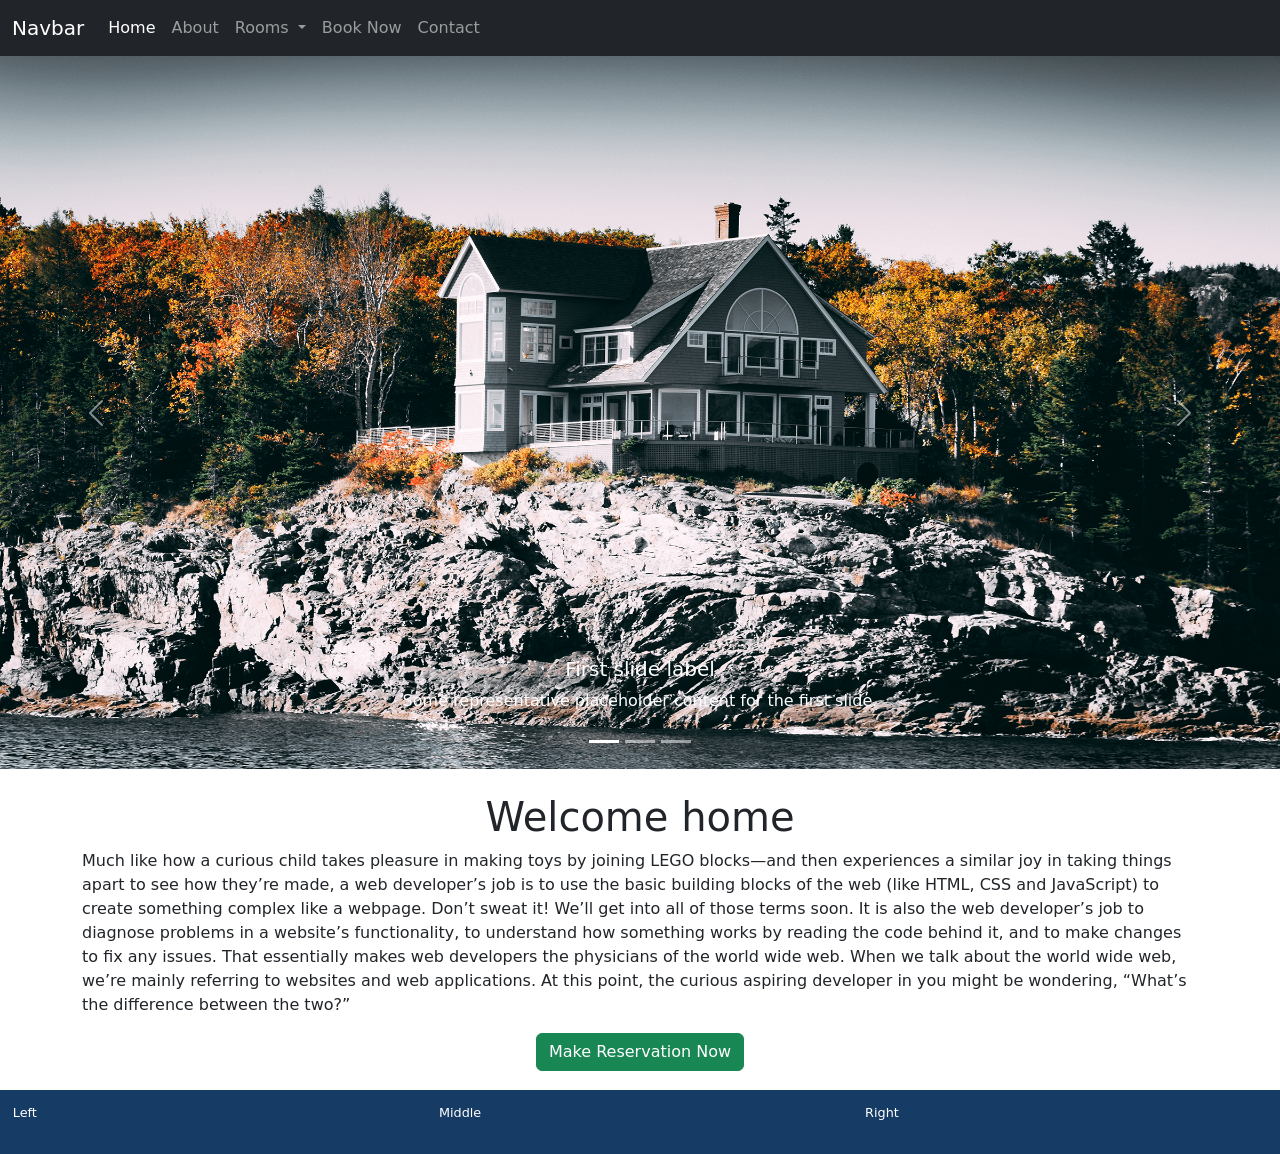
<file: html/index.html>
<!DOCTYPE html>
<html>

<head>
    <meta charset="UTF-8" />
    <meta name="viewport" content="width=device-width" />
    <title>Home</title>

    <link href="https://cdn.jsdelivr.net/npm/bootstrap@5.1.3/dist/css/bootstrap.min.css" rel="stylesheet" integrity="sha384-1BmE4kWBq78iYhFldvKuhfTAU6auU8tT94WrHftjDbrCEXSU1oBoqyl2QvZ6jIW3" crossorigin="anonymous">

    <style type="text/css" media="screen">
        .my-footer {
            height: 5em;
            background-color: #163b65;
            margin-top: 1.5em;
            padding: 1em;
            color: white;
            font-size: 80%;
        }
    </style>
</head>

<body>
    <nav class="navbar navbar-expand-lg navbar-dark bg-dark">
        <div class="container-fluid">
            <a class="navbar-brand" href="#">Navbar</a>
            <button class="navbar-toggler" type="button" data-bs-toggle="collapse" data-bs-target="#navbarSupportedContent" aria-controls="navbarSupportedContent" aria-expanded="false" aria-label="Toggle navigation">
                <span class="navbar-toggler-icon"></span>
            </button>
            <div class="collapse navbar-collapse" id="navbarSupportedContent">
                <ul class="navbar-nav me-auto mb-2 mb-lg-0">
                    <li class="nav-item">
                        <a class="nav-link active" aria-current="page" href="index.html">Home</a>
                    </li>
                    <li class="nav-item">
                        <a class="nav-link" href="about.html">About</a>
                    </li>
                    <li class="nav-item dropdown">
                        <a class="nav-link dropdown-toggle" href="#" id="navbarDropdown" role="button" data-bs-toggle="dropdown" aria-expanded="false">
                            Rooms
                        </a>
                        <ul class="dropdown-menu" aria-labelledby="navbarDropdown">
                            <li><a class="dropdown-item" href="general.html">General's Quarters</a></li>
                            <li><a class="dropdown-item" href="major.html">Major Suite</a></li>
                        </ul>
                    </li>
                    <li class="nav-item">
                        <a class="nav-link" href="reservation.html">Book Now</a>
                    </li>
                    <li class="nav-item">
                        <a class="nav-link" href="contact.html">Contact</a>
                    </li>
                </ul>
            </div>
        </div>
    </nav>


    <div id="carouselExample" class="carousel slide carousel-fade" data-bs-ride="carousel">
        <div class="carousel-indicators">
            <button type="button" data-bs-target="#carouselExample" data-bs-slide-to="0" class="active" aria-current="true" aria-label="Slide 1"></button>
            <button type="button" data-bs-target="#carouselExample" data-bs-slide-to="1" aria-label="Slide 2"></button>
            <button type="button" data-bs-target="#carouselExample" data-bs-slide-to="2" aria-label="Slide 3"></button>
        </div>

        <div class="carousel-inner">
            <div class="carousel-item active">
                <img src="./static/images/outside.png" class="d-block w-100" alt="Outside">
                <div class="carousel-caption d-none d-md-block">
                    <h5>First slide label</h5>
                    <p>Some representative placeholder content for the first slide.</p>
                </div>
            </div>

            <div class="carousel-item">
                <img src="./static/images/tray.png" class="d-block w-100" alt="Tray">
                <div class="carousel-caption d-none d-md-block">
                    <h5>Second slide label</h5>
                    <p>Some representative placeholder content for the first slide.</p>
                </div>
            </div>

            <div class="carousel-item">
                <img src="./static/images/woman-laptop.png" class="d-block w-100" alt="Woman Laptop">
                <div class="carousel-caption d-none d-md-block">
                    <h5>Third slide label</h5>
                    <p>Some representative placeholder content for the first slide.</p>
                </div>
            </div>
        </div>

        <button class="carousel-control-prev" type="button" data-bs-target="#carouselExample" data-bs-slide="prev">
            <span class="carousel-control-prev-icon" aria-hidden="true"></span>
            <span class="visually-hidden">Previous</span>
        </button>
        <button class="carousel-control-next" type="button" data-bs-target="#carouselExample" data-bs-slide="next">
            <span class="carousel-control-next-icon" aria-hidden="true"></span>
            <span class="visually-hidden">Next</span>
        </button>
    </div>


    <div class="container">

        <div class="row">
            <div class="col">
                <h1 class="text-center mt-4">Welcome home</h1>
                <p>Much like how a curious child takes pleasure in making toys by joining LEGO blocks—and then experiences a similar joy in taking things apart to see how they’re made, a web developer’s job is to use the basic building blocks of the web (like HTML, CSS and JavaScript) to create something complex like a webpage. Don’t sweat it! We’ll get into all of those terms soon.
                    It is also the web developer’s job to diagnose problems in a website’s functionality, to understand how something works by reading the code behind it, and to make changes to fix any issues. That essentially makes web developers the physicians of the world wide web. When we talk about the world wide web, we’re mainly referring to websites and web applications. At this point, the curious aspiring developer in you might be wondering, “What’s the difference between the two?”
                </p>
            </div>
        </div>

        <div class="row">
            <div class="col text-center">
                <a href="reservation.html" class="btn btn-success">Make Reservation Now</a>
            </div>
        </div>


    </div>

    <div class="row my-footer">
        <div class="col">
            Left
        </div>

        <div class="col">
            Middle
        </div>

        <div class="col">
            Right
        </div>
    </div>

    <script src="https://cdn.jsdelivr.net/npm/@popperjs/core@2.10.2/dist/umd/popper.min.js" integrity="sha384-7+zCNj/IqJ95wo16oMtfsKbZ9ccEh31eOz1HGyDuCQ6wgnyJNSYdrPa03rtR1zdB" crossorigin="anonymous"></script>
    <script src="https://cdn.jsdelivr.net/npm/bootstrap@5.1.3/dist/js/bootstrap.min.js" integrity="sha384-QJHtvGhmr9XOIpI6YVutG+2QOK9T+ZnN4kzFN1RtK3zEFEIsxhlmWl5/YESvpZ13" crossorigin="anonymous"></script>
</body>

</html>
</file>
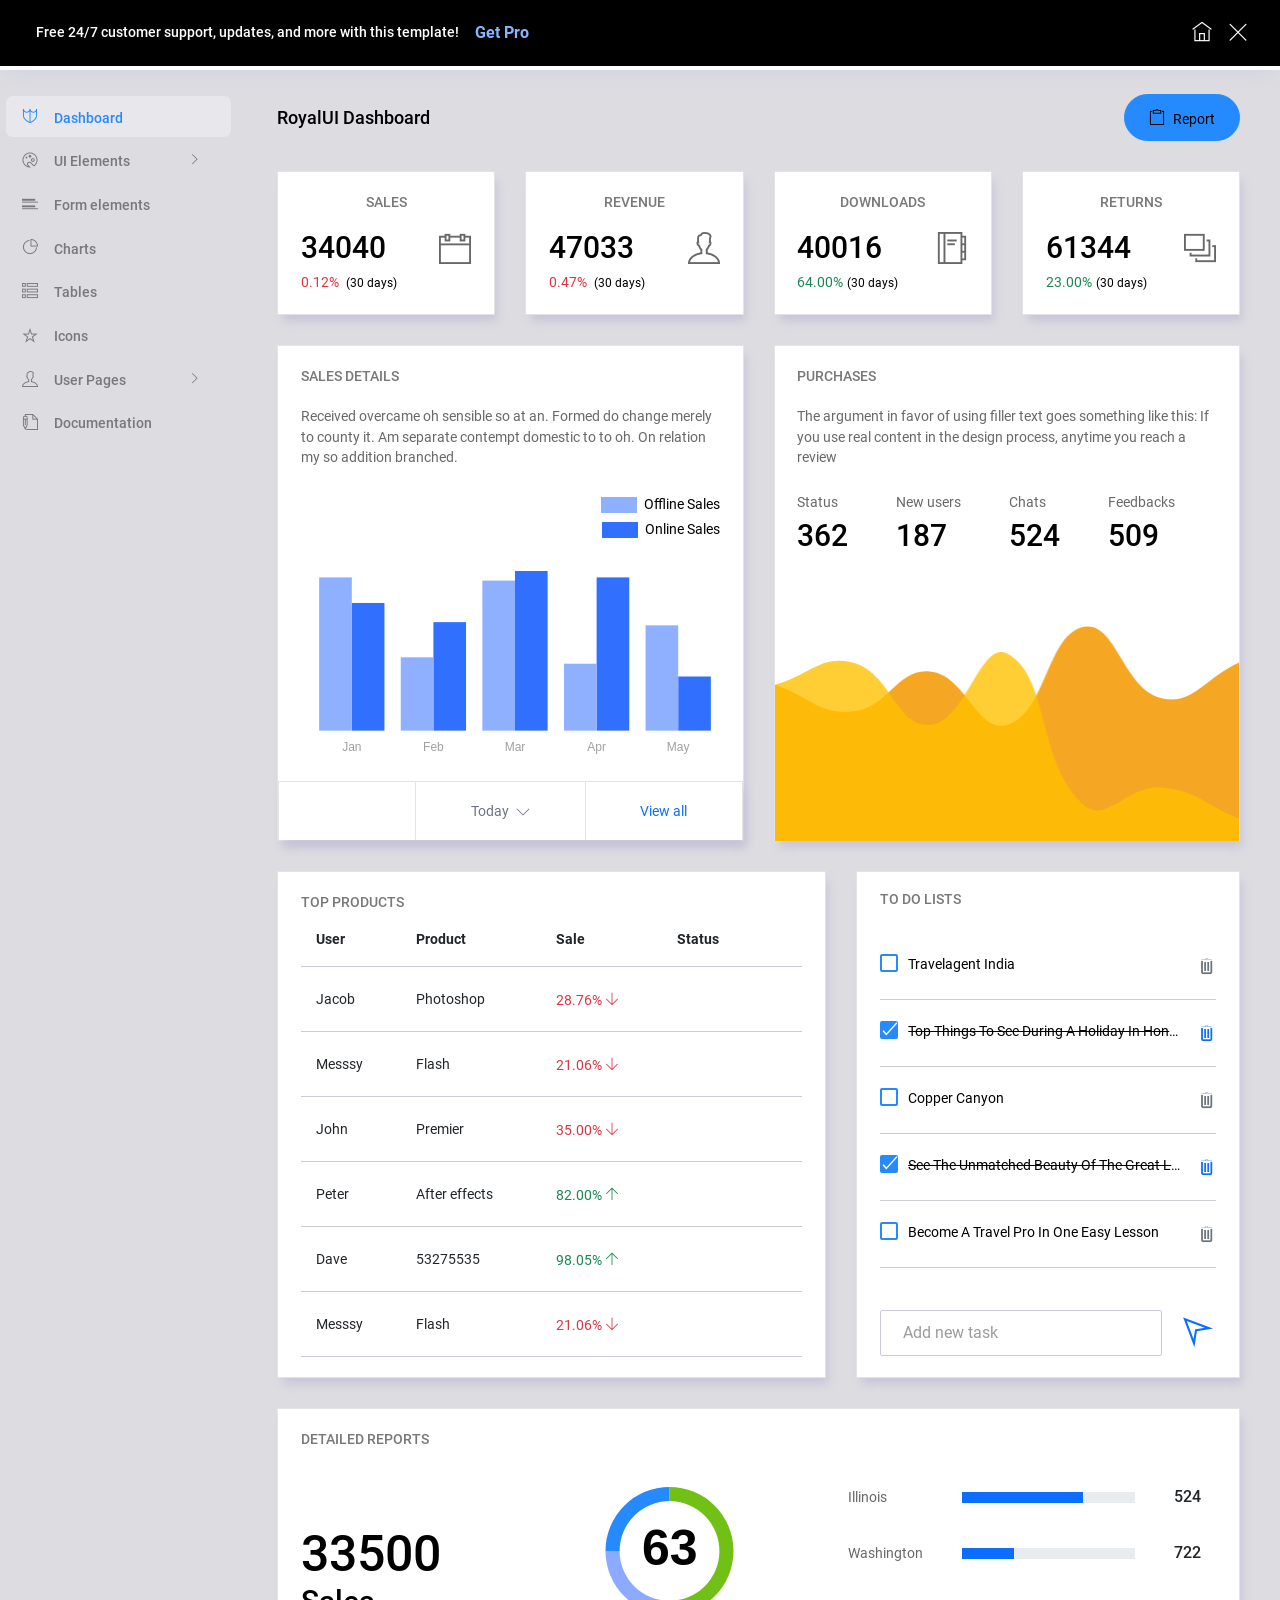
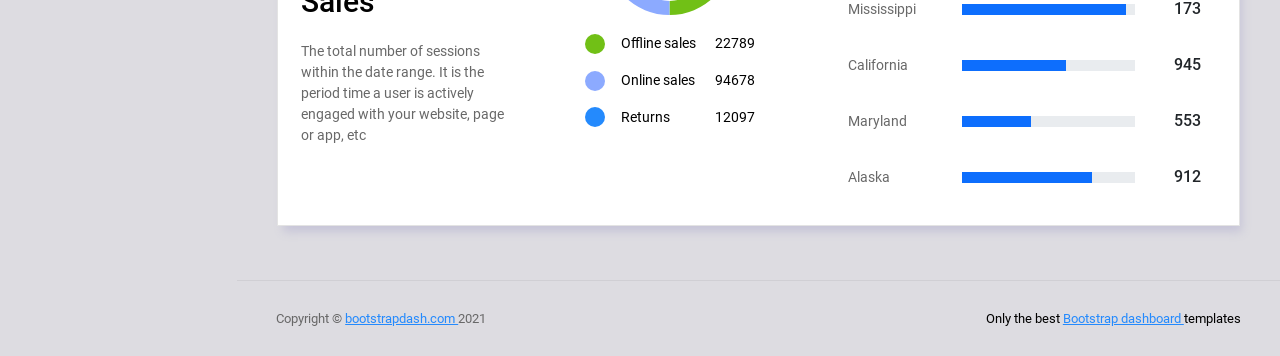
<file: static/admin/index.html>
<!DOCTYPE html>
<html lang="en">

<head>
  <!-- Required meta tags -->
  <meta charset="utf-8">
  <meta name="viewport" content="width=device-width, initial-scale=1, shrink-to-fit=no">
  <title>RoyalUI Admin</title>
  <!-- plugins:css -->
  <link rel="stylesheet" href="vendors/ti-icons/css/themify-icons.css">
  <link rel="stylesheet" href="vendors/base/vendor.bundle.base.css">
  <!-- endinject -->
  <!-- plugin css for this page -->
  <!-- End plugin css for this page -->
  <!-- inject:css -->
  <link rel="stylesheet" href="css/style.css">
  <!-- endinject -->
  <link rel="shortcut icon" href="images/favicon.png" />
</head>
<body>
  <div class="container-scroller">
    <div class="row p-0 m-0 proBanner" id="proBanner">
      <div class="col-md-12 p-0 m-0">
        <div class="card-body card-body-padding d-flex align-items-center justify-content-between">
          <div class="ps-lg-1">
            <div class="d-flex align-items-center justify-content-between">
              <p class="mb-0 font-weight-medium me-3 buy-now-text">Free 24/7 customer support, updates, and more with this template!</p>
              <a href="https://www.bootstrapdash.com/product/royalui/?utm_source=organic&utm_medium=banner&utm_campaign=buynow_demo" target="_blank" class="btn me-2 buy-now-btn border-0">Get Pro</a>
            </div>
          </div>
          <div class="d-flex align-items-center justify-content-between">
            <a href="https://www.bootstrapdash.com/product/royalui/"><i class="ti-home me-3 text-white"></i></a>
            <button id="bannerClose" class="btn border-0 p-0">
              <i class="ti-close text-white me-0"></i>
            </button>
          </div>
        </div>
      </div>
    </div>
    <!-- partial:partials/_navbar.html -->
    <nav class="navbar col-lg-12 col-12 p-0 fixed-top d-flex flex-row">
      <div class="text-center navbar-brand-wrapper d-flex align-items-center justify-content-center">
        <a class="navbar-brand brand-logo me-5" href="index.html"><img src="images/logo.svg" class="me-2" alt="logo"/></a>
        <a class="navbar-brand brand-logo-mini" href="index.html"><img src="images/logo-mini.svg" alt="logo"/></a>
      </div>
      <div class="navbar-menu-wrapper d-flex align-items-center justify-content-end">
        <button class="navbar-toggler navbar-toggler align-self-center" type="button" data-toggle="minimize">
          <span class="ti-view-list"></span>
        </button>
        <ul class="navbar-nav mr-lg-2">
          <li class="nav-item nav-search d-none d-lg-block">
            <div class="input-group">
              <div class="input-group-prepend hover-cursor" id="navbar-search-icon">
                <span class="input-group-text" id="search">
                  <i class="ti-search"></i>
                </span>
              </div>
              <input type="text" class="form-control" id="navbar-search-input" placeholder="Search now" aria-label="search" aria-describedby="search">
            </div>
          </li>
        </ul>
        <ul class="navbar-nav navbar-nav-right">
          <li class="nav-item dropdown me-1">
            <a class="nav-link count-indicator dropdown-toggle d-flex justify-content-center align-items-center" id="messageDropdown" href="#" data-bs-toggle="dropdown">
              <i class="ti-email mx-0"></i>
            </a>
            <div class="dropdown-menu dropdown-menu-right navbar-dropdown" aria-labelledby="messageDropdown">
              <p class="mb-0 font-weight-normal float-left dropdown-header">Messages</p>
              <a class="dropdown-item">
                <div class="item-thumbnail">
                    <img src="images/faces/face4.jpg" alt="image" class="profile-pic">
                </div>
                <div class="item-content flex-grow">
                  <h6 class="ellipsis font-weight-normal">David Grey
                  </h6>
                  <p class="font-weight-light small-text text-muted mb-0">
                    The meeting is cancelled
                  </p>
                </div>
              </a>
              <a class="dropdown-item">
                <div class="item-thumbnail">
                    <img src="images/faces/face2.jpg" alt="image" class="profile-pic">
                </div>
                <div class="item-content flex-grow">
                  <h6 class="ellipsis font-weight-normal">Tim Cook
                  </h6>
                  <p class="font-weight-light small-text text-muted mb-0">
                    New product launch
                  </p>
                </div>
              </a>
              <a class="dropdown-item">
                <div class="item-thumbnail">
                    <img src="images/faces/face3.jpg" alt="image" class="profile-pic">
                </div>
                <div class="item-content flex-grow">
                  <h6 class="ellipsis font-weight-normal"> Johnson
                  </h6>
                  <p class="font-weight-light small-text text-muted mb-0">
                    Upcoming board meeting
                  </p>
                </div>
              </a>
            </div>
          </li>
          <li class="nav-item dropdown">
            <a class="nav-link count-indicator dropdown-toggle" id="notificationDropdown" href="#" data-bs-toggle="dropdown">
              <i class="ti-bell mx-0"></i>
              <span class="count"></span>
            </a>
            <div class="dropdown-menu dropdown-menu-right navbar-dropdown" aria-labelledby="notificationDropdown">
              <p class="mb-0 font-weight-normal float-left dropdown-header">Notifications</p>
              <a class="dropdown-item">
                <div class="item-thumbnail">
                  <div class="item-icon bg-success">
                    <i class="ti-info-alt mx-0"></i>
                  </div>
                </div>
                <div class="item-content">
                  <h6 class="font-weight-normal">Application Error</h6>
                  <p class="font-weight-light small-text mb-0 text-muted">
                    Just now
                  </p>
                </div>
              </a>
              <a class="dropdown-item">
                <div class="item-thumbnail">
                  <div class="item-icon bg-warning">
                    <i class="ti-settings mx-0"></i>
                  </div>
                </div>
                <div class="item-content">
                  <h6 class="font-weight-normal">Settings</h6>
                  <p class="font-weight-light small-text mb-0 text-muted">
                    Private message
                  </p>
                </div>
              </a>
              <a class="dropdown-item">
                <div class="item-thumbnail">
                  <div class="item-icon bg-info">
                    <i class="ti-user mx-0"></i>
                  </div>
                </div>
                <div class="item-content">
                  <h6 class="font-weight-normal">New user registration</h6>
                  <p class="font-weight-light small-text mb-0 text-muted">
                    2 days ago
                  </p>
                </div>
              </a>
            </div>
          </li>
          <li class="nav-item nav-profile dropdown">
            <a class="nav-link dropdown-toggle" href="#" data-bs-toggle="dropdown" id="profileDropdown">
              <img src="images/faces/face28.jpg" alt="profile"/>
            </a>
            <div class="dropdown-menu dropdown-menu-right navbar-dropdown" aria-labelledby="profileDropdown">
              <a class="dropdown-item">
                <i class="ti-settings text-primary"></i>
                Settings
              </a>
              <a class="dropdown-item">
                <i class="ti-power-off text-primary"></i>
                Logout
              </a>
            </div>
          </li>
        </ul>
        <button class="navbar-toggler navbar-toggler-right d-lg-none align-self-center" type="button" data-toggle="offcanvas">
          <span class="ti-view-list"></span>
        </button>
      </div>
    </nav>
    <!-- partial -->
    <div class="container-fluid page-body-wrapper">
      <!-- partial:partials/_sidebar.html -->
      <nav class="sidebar sidebar-offcanvas" id="sidebar">
        <ul class="nav">
          <li class="nav-item">
            <a class="nav-link" href="index.html">
              <i class="ti-shield menu-icon"></i>
              <span class="menu-title">Dashboard</span>
            </a>
          </li>
          <li class="nav-item">
            <a class="nav-link" data-bs-toggle="collapse" href="#ui-basic" aria-expanded="false" aria-controls="ui-basic">
              <i class="ti-palette menu-icon"></i>
              <span class="menu-title">UI Elements</span>
              <i class="menu-arrow"></i>
            </a>
            <div class="collapse" id="ui-basic">
              <ul class="nav flex-column sub-menu">
                <li class="nav-item"> <a class="nav-link" href="pages/ui-features/buttons.html">Buttons</a></li>
                <li class="nav-item"> <a class="nav-link" href="pages/ui-features/typography.html">Typography</a></li>
              </ul>
            </div>
          </li>
          <li class="nav-item">
            <a class="nav-link" href="pages/forms/basic_elements.html">
              <i class="ti-layout-list-post menu-icon"></i>
              <span class="menu-title">Form elements</span>
            </a>
          </li>
          <li class="nav-item">
            <a class="nav-link" href="pages/charts/chartjs.html">
              <i class="ti-pie-chart menu-icon"></i>
              <span class="menu-title">Charts</span>
            </a>
          </li>
          <li class="nav-item">
            <a class="nav-link" href="pages/tables/basic-table.html">
              <i class="ti-view-list-alt menu-icon"></i>
              <span class="menu-title">Tables</span>
            </a>
          </li>
          <li class="nav-item">
            <a class="nav-link" href="pages/icons/themify.html">
              <i class="ti-star menu-icon"></i>
              <span class="menu-title">Icons</span>
            </a>
          </li>
          <li class="nav-item">
            <a class="nav-link" data-bs-toggle="collapse" href="#auth" aria-expanded="false" aria-controls="auth">
              <i class="ti-user menu-icon"></i>
              <span class="menu-title">User Pages</span>
              <i class="menu-arrow"></i>
            </a>
            <div class="collapse" id="auth">
              <ul class="nav flex-column sub-menu">
                <li class="nav-item"> <a class="nav-link" href="pages/samples/login.html"> Login </a></li>
                <li class="nav-item"> <a class="nav-link" href="pages/samples/login-2.html"> Login 2 </a></li>
                <li class="nav-item"> <a class="nav-link" href="pages/samples/register.html"> Register </a></li>
                <li class="nav-item"> <a class="nav-link" href="pages/samples/register-2.html"> Register 2 </a></li>
                <li class="nav-item"> <a class="nav-link" href="pages/samples/lock-screen.html"> Lockscreen </a></li>
              </ul>
            </div>
          </li>
          <li class="nav-item">
            <a class="nav-link" href="documentation/documentation.html">
              <i class="ti-write menu-icon"></i>
              <span class="menu-title">Documentation</span>
            </a>
          </li>
        </ul>
      </nav>
      <!-- partial -->
      <div class="main-panel">
        <div class="content-wrapper">
          <div class="row">
            <div class="col-md-12 grid-margin">
              <div class="d-flex justify-content-between align-items-center">
                <div>
                  <h4 class="font-weight-bold mb-0">RoyalUI Dashboard</h4>
                </div>
                <div>
                    <button type="button" class="btn btn-primary btn-icon-text btn-rounded">
                      <i class="ti-clipboard btn-icon-prepend"></i>Report
                    </button>
                </div>
              </div>
            </div>
          </div>
          <div class="row">
            <div class="col-md-3 grid-margin stretch-card">
              <div class="card">
                <div class="card-body">
                  <p class="card-title text-md-center text-xl-left">Sales</p>
                  <div class="d-flex flex-wrap justify-content-between justify-content-md-center justify-content-xl-between align-items-center">
                    <h3 class="mb-0 mb-md-2 mb-xl-0 order-md-1 order-xl-0">34040</h3>
                    <i class="ti-calendar icon-md text-muted mb-0 mb-md-3 mb-xl-0"></i>
                  </div>  
                  <p class="mb-0 mt-2 text-danger">0.12% <span class="text-black ms-1"><small>(30 days)</small></span></p>
                </div>
              </div>
            </div>
            <div class="col-md-3 grid-margin stretch-card">
              <div class="card">
                <div class="card-body">
                  <p class="card-title text-md-center text-xl-left">Revenue</p>
                  <div class="d-flex flex-wrap justify-content-between justify-content-md-center justify-content-xl-between align-items-center">
                    <h3 class="mb-0 mb-md-2 mb-xl-0 order-md-1 order-xl-0">47033</h3>
                    <i class="ti-user icon-md text-muted mb-0 mb-md-3 mb-xl-0"></i>
                  </div>  
                  <p class="mb-0 mt-2 text-danger">0.47% <span class="text-black ms-1"><small>(30 days)</small></span></p>
                </div>
              </div>
            </div>
            <div class="col-md-3 grid-margin stretch-card">
              <div class="card">
                <div class="card-body">
                  <p class="card-title text-md-center text-xl-left">Downloads</p>
                  <div class="d-flex flex-wrap justify-content-between justify-content-md-center justify-content-xl-between align-items-center">
                    <h3 class="mb-0 mb-md-2 mb-xl-0 order-md-1 order-xl-0">40016</h3>
                    <i class="ti-agenda icon-md text-muted mb-0 mb-md-3 mb-xl-0"></i>
                  </div>  
                  <p class="mb-0 mt-2 text-success">64.00%<span class="text-black ms-1"><small>(30 days)</small></span></p>
                </div>
              </div>
            </div>
            <div class="col-md-3 grid-margin stretch-card">
              <div class="card">
                <div class="card-body">
                  <p class="card-title text-md-center text-xl-left">Returns</p>
                  <div class="d-flex flex-wrap justify-content-between justify-content-md-center justify-content-xl-between align-items-center">
                    <h3 class="mb-0 mb-md-2 mb-xl-0 order-md-1 order-xl-0">61344</h3>
                    <i class="ti-layers-alt icon-md text-muted mb-0 mb-md-3 mb-xl-0"></i>
                  </div>  
                  <p class="mb-0 mt-2 text-success">23.00%<span class="text-black ms-1"><small>(30 days)</small></span></p>
                </div>
              </div>
            </div>
          </div>
          <div class="row">
            <div class="col-md-6 grid-margin stretch-card">
              <div class="card">
                <div class="card-body">
                  <p class="card-title">Sales details</p>
                  <p class="text-muted font-weight-light">Received overcame oh sensible so at an. Formed do change merely to county it. Am separate contempt domestic to to oh. On relation my so addition branched.</p>
                  <div id="sales-legend" class="chartjs-legend mt-4 mb-2"></div>
                  <canvas id="sales-chart"></canvas>
                </div>
                <div class="card border-right-0 border-left-0 border-bottom-0">
                  <div class="d-flex justify-content-center justify-content-md-end">
                    <div class="dropdown flex-md-grow-1 flex-xl-grow-0">
                      <button class="btn btn-lg btn-outline-light dropdown-toggle rounded-0 border-top-0 border-bottom-0" type="button" id="dropdownMenuDate2" data-bs-toggle="dropdown" aria-haspopup="true" aria-expanded="true">
                        Today
                      </button>
                      <div class="dropdown-menu dropdown-menu-right" aria-labelledby="dropdownMenuDate2">
                        <a class="dropdown-item" href="#">January - March</a>
                        <a class="dropdown-item" href="#">March - June</a>
                        <a class="dropdown-item" href="#">June - August</a>
                        <a class="dropdown-item" href="#">August - November</a>
                      </div>
                    </div>
                    <button class="btn btn-lg btn-outline-light text-primary rounded-0 border-0 d-none d-md-block" type="button"> View all </button>
                  </div>
                </div>
              </div>
            </div>
            <div class="col-md-6 grid-margin stretch-card">
              <div class="card border-bottom-0">
                <div class="card-body pb-0">
                  <p class="card-title">Purchases</p>
                  <p class="text-muted font-weight-light">The argument in favor of using filler text goes something like this: If you use real content in the design process, anytime you reach a review</p>
                  <div class="d-flex flex-wrap mb-5">
                    <div class="me-5 mt-3">
                      <p class="text-muted">Status</p>
                      <h3>362</h3>
                    </div>
                    <div class="me-5 mt-3">
                      <p class="text-muted">New users</p>
                      <h3>187</h3>
                    </div>
                    <div class="me-5 mt-3">
                      <p class="text-muted">Chats</p>
                      <h3>524</h3>
                    </div>
                    <div class="mt-3">
                      <p class="text-muted">Feedbacks</p>
                      <h3>509</h3>
                    </div> 
                  </div>
                </div>
                <canvas id="order-chart" class="w-100"></canvas>
              </div>
            </div>
          </div>
          <div class="row">
            <div class="col-md-7 grid-margin stretch-card">
              <div class="card">
                <div class="card-body">
                  <p class="card-title mb-0">Top Products</p>
                  <div class="table-responsive">
                    <table class="table table-hover">
                      <thead>
                        <tr>
                          <th>User</th>
                          <th>Product</th>
                          <th>Sale</th>
                          <th>Status</th>
                        </tr>
                      </thead>
                      <tbody>
                        <tr>
                          <td>Jacob</td>
                          <td>Photoshop</td>
                          <td class="text-danger"> 28.76% <i class="ti-arrow-down"></i></td>
                          <td><label class="badge badge-danger">Pending</label></td>
                        </tr>
                        <tr>
                          <td>Messsy</td>
                          <td>Flash</td>
                          <td class="text-danger"> 21.06% <i class="ti-arrow-down"></i></td>
                          <td><label class="badge badge-warning">In progress</label></td>
                        </tr>
                        <tr>
                          <td>John</td>
                          <td>Premier</td>
                          <td class="text-danger"> 35.00% <i class="ti-arrow-down"></i></td>
                          <td><label class="badge badge-info">Fixed</label></td>
                        </tr>
                        <tr>
                          <td>Peter</td>
                          <td>After effects</td>
                          <td class="text-success"> 82.00% <i class="ti-arrow-up"></i></td>
                          <td><label class="badge badge-success">Completed</label></td>
                        </tr>
                        <tr>
                          <td>Dave</td>
                          <td>53275535</td>
                          <td class="text-success"> 98.05% <i class="ti-arrow-up"></i></td>
                          <td><label class="badge badge-warning">In progress</label></td>
                        </tr>
                        <tr>
                          <td>Messsy</td>
                          <td>Flash</td>
                          <td class="text-danger"> 21.06% <i class="ti-arrow-down"></i></td>
                          <td><label class="badge badge-info">Fixed</label></td>
                        </tr>
                      </tbody>
                    </table>
                  </div>
                </div>
              </div>
            </div>
            <div class="col-md-5 grid-margin stretch-card">
							<div class="card">
								<div class="card-body">
									<h4 class="card-title">To Do Lists</h4>
									<div class="list-wrapper pt-2">
										<ul class="d-flex flex-column-reverse todo-list todo-list-custom">
											<li>
												<div class="form-check form-check-flat">
													<label class="form-check-label">
														<input class="checkbox" type="checkbox">
														Become A Travel Pro In One Easy Lesson
													</label>
												</div>
												<i class="remove ti-trash"></i>
											</li>
											<li class="completed">
												<div class="form-check form-check-flat">
													<label class="form-check-label">
														<input class="checkbox" type="checkbox" checked>
														See The Unmatched Beauty Of The Great Lakes
													</label>
												</div>
												<i class="remove ti-trash"></i>
											</li>
											<li>
												<div class="form-check form-check-flat">
													<label class="form-check-label">
														<input class="checkbox" type="checkbox">
														Copper Canyon
													</label>
												</div>
												<i class="remove ti-trash"></i>
											</li>
											<li class="completed">
												<div class="form-check form-check-flat">
													<label class="form-check-label">
														<input class="checkbox" type="checkbox" checked>
														Top Things To See During A Holiday In Hong Kong
													</label>
												</div>
												<i class="remove ti-trash"></i>
											</li>
											<li>
												<div class="form-check form-check-flat">
													<label class="form-check-label">
														<input class="checkbox" type="checkbox">
														Travelagent India
													</label>
												</div>
												<i class="remove ti-trash"></i>
											</li>
										</ul>
                  </div>
                  <div class="add-items d-flex mb-0 mt-4">
										<input type="text" class="form-control todo-list-input me-2"  placeholder="Add new task">
										<button class="add btn btn-icon text-primary todo-list-add-btn bg-transparent"><i class="ti-location-arrow"></i></button>
									</div>
								</div>
							</div>
            </div>
          </div>
          <div class="row">
            <div class="col-md-12 grid-margin stretch-card">
              <div class="card position-relative">
                <div class="card-body">
                  <p class="card-title">Detailed Reports</p>
                  <div class="row">
                    <div class="col-md-12 col-xl-3 d-flex flex-column justify-content-center">
                      <div class="ml-xl-4">
                        <h1>33500</h1>
                        <h3 class="font-weight-light mb-xl-4">Sales</h3>
                        <p class="text-muted mb-2 mb-xl-0">The total number of sessions within the date range. It is the period time a user is actively engaged with your website, page or app, etc</p>
                      </div>  
                    </div>
                    <div class="col-md-12 col-xl-9">
                      <div class="row">
                        <div class="col-md-6 mt-3 col-xl-5">
                          <canvas id="north-america-chart"></canvas>
                          <div id="north-america-legend"></div>
                        </div>
                        <div class="col-md-6 col-xl-7">
                          <div class="table-responsive mb-3 mb-md-0">
                            <table class="table table-borderless report-table">
                              <tr>
                                <td class="text-muted">Illinois</td>
                                <td class="w-100 px-0">
                                  <div class="progress progress-md mx-4">
                                    <div class="progress-bar bg-primary" role="progressbar" style="width: 70%" aria-valuenow="70" aria-valuemin="0" aria-valuemax="100"></div>
                                  </div>
                                </td>
                                <td><h5 class="font-weight-bold mb-0">524</h5></td>
                              </tr>
                              <tr>
                                <td class="text-muted">Washington</td>
                                <td class="w-100 px-0">
                                  <div class="progress progress-md mx-4">
                                    <div class="progress-bar bg-primary" role="progressbar" style="width: 30%" aria-valuenow="30" aria-valuemin="0" aria-valuemax="100"></div>
                                  </div>
                                </td>
                                <td><h5 class="font-weight-bold mb-0">722</h5></td>
                              </tr>
                              <tr>
                                <td class="text-muted">Mississippi</td>
                                <td class="w-100 px-0">
                                  <div class="progress progress-md mx-4">
                                    <div class="progress-bar bg-primary" role="progressbar" style="width: 95%" aria-valuenow="95" aria-valuemin="0" aria-valuemax="100"></div>
                                  </div>
                                </td>
                                <td><h5 class="font-weight-bold mb-0">173</h5></td>
                              </tr>
                              <tr>
                                <td class="text-muted">California</td>
                                <td class="w-100 px-0">
                                  <div class="progress progress-md mx-4">
                                    <div class="progress-bar bg-primary" role="progressbar" style="width: 60%" aria-valuenow="60" aria-valuemin="0" aria-valuemax="100"></div>
                                  </div>
                                </td>
                                <td><h5 class="font-weight-bold mb-0">945</h5></td>
                              </tr>
                              <tr>
                                <td class="text-muted">Maryland</td>
                                <td class="w-100 px-0">
                                  <div class="progress progress-md mx-4">
                                    <div class="progress-bar bg-primary" role="progressbar" style="width: 40%" aria-valuenow="40" aria-valuemin="0" aria-valuemax="100"></div>
                                  </div>
                                </td>
                                <td><h5 class="font-weight-bold mb-0">553</h5></td>
                              </tr>
                              <tr>
                                <td class="text-muted">Alaska</td>
                                <td class="w-100 px-0">
                                  <div class="progress progress-md mx-4">
                                    <div class="progress-bar bg-primary" role="progressbar" style="width: 75%" aria-valuenow="75" aria-valuemin="0" aria-valuemax="100"></div>
                                  </div>
                                </td>
                                <td><h5 class="font-weight-bold mb-0">912</h5></td>
                              </tr>
                            </table>
                          </div>
                        </div>
                      </div>
                    </div>
                  </div>
                </div>
              </div>
            </div>
          </div>
        </div>
        <!-- content-wrapper ends -->
        <!-- partial:partials/_footer.html -->
        <footer class="footer">
          <div class="d-sm-flex justify-content-center justify-content-sm-between">
            <span class="text-muted text-center text-sm-left d-block d-sm-inline-block">Copyright © <a href="https://www.bootstrapdash.com/" target="_blank">bootstrapdash.com </a>2021</span>
            <span class="float-none float-sm-right d-block mt-1 mt-sm-0 text-center">Only the best <a href="https://www.bootstrapdash.com/" target="_blank"> Bootstrap dashboard </a> templates</span>
          </div>
        </footer>
        <!-- partial -->
      </div>
      <!-- main-panel ends -->
    </div>
    <!-- page-body-wrapper ends -->
  </div>
  <!-- container-scroller -->

  <!-- plugins:js -->
  <script src="vendors/base/vendor.bundle.base.js"></script>
  <!-- endinject -->
  <!-- Plugin js for this page-->
  <script src="vendors/chart.js/Chart.min.js"></script>
  <script src="js/jquery.cookie.js" type="text/javascript"></script>
  <!-- End plugin js for this page-->
  <!-- inject:js -->
  <script src="js/off-canvas.js"></script>
  <script src="js/hoverable-collapse.js"></script>
  <script src="js/template.js"></script>
  <script src="js/todolist.js"></script>
  <!-- endinject -->
  <!-- Custom js for this page-->
  <script src="js/dashboard.js"></script>
  <!-- End custom js for this page-->
</body>

</html>
</file>
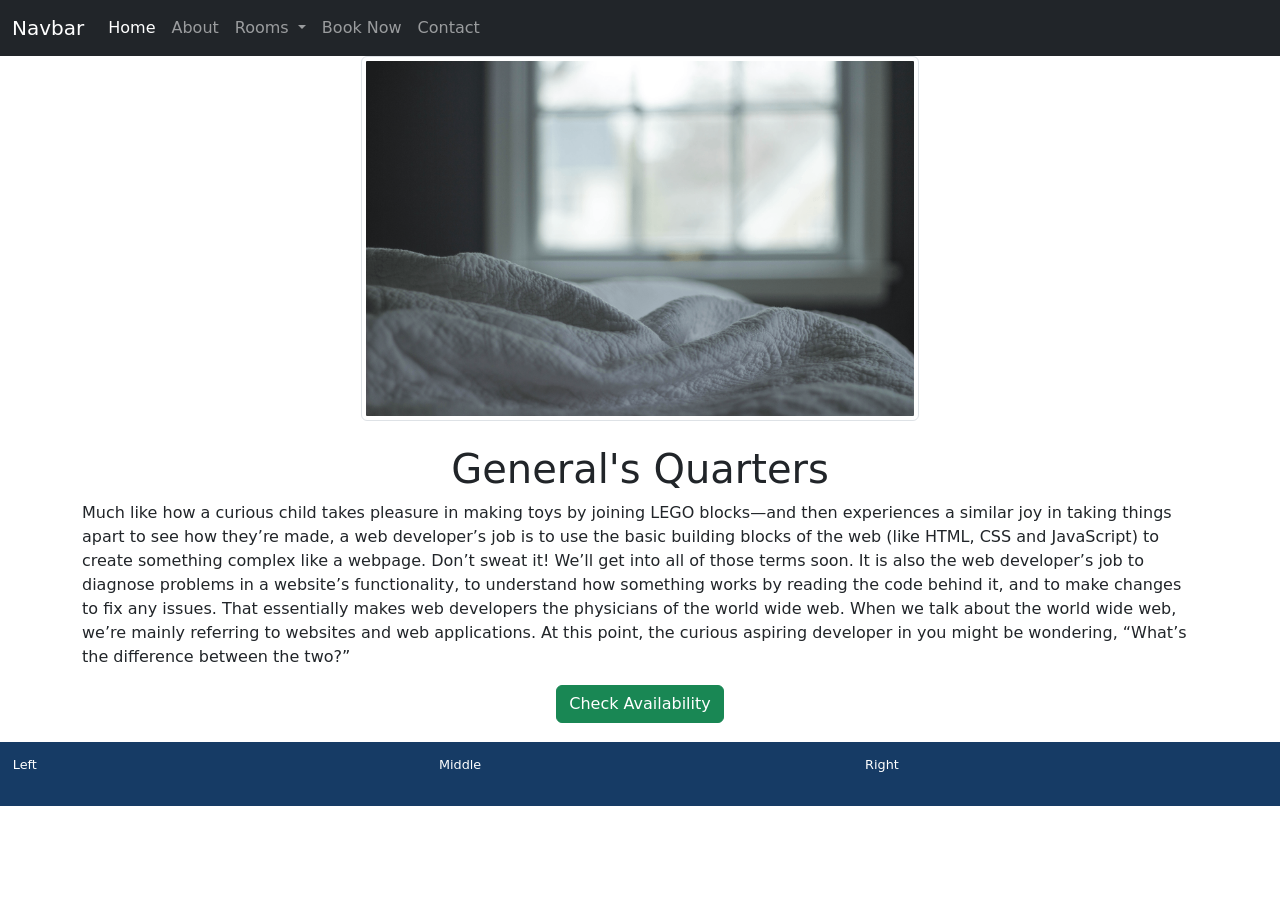
<file: html/general.html>
<!DOCTYPE html>
<html>

<head>
    <meta charset="UTF-8" />
    <meta name="viewport" content="width=device-width" />
    <title>Home</title>

    <link href="https://cdn.jsdelivr.net/npm/bootstrap@5.1.3/dist/css/bootstrap.min.css" rel="stylesheet" integrity="sha384-1BmE4kWBq78iYhFldvKuhfTAU6auU8tT94WrHftjDbrCEXSU1oBoqyl2QvZ6jIW3" crossorigin="anonymous">

    <style type="text/css" media="screen">
        .my-footer {
            height: 5em;
            background-color: #163b65;
            margin-top: 1.5em;
            padding: 1em;
            color: white;
            font-size: 80%;
        }

        .room-image {
            width: 50%;
        }
    </style>
</head>

<body>
    <nav class="navbar navbar-expand-lg navbar-dark bg-dark">
        <div class="container-fluid">
            <a class="navbar-brand" href="#">Navbar</a>
            <button class="navbar-toggler" type="button" data-bs-toggle="collapse" data-bs-target="#navbarSupportedContent" aria-controls="navbarSupportedContent" aria-expanded="false" aria-label="Toggle navigation">
                <span class="navbar-toggler-icon"></span>
            </button>
            <div class="collapse navbar-collapse" id="navbarSupportedContent">
                <ul class="navbar-nav me-auto mb-2 mb-lg-0">
                    <li class="nav-item">
                        <a class="nav-link active" aria-current="page" href="index.html">Home</a>
                    </li>
                    <li class="nav-item">
                        <a class="nav-link" href="about.html">About</a>
                    </li>
                    <li class="nav-item dropdown">
                        <a class="nav-link dropdown-toggle" href="#" id="navbarDropdown" role="button" data-bs-toggle="dropdown" aria-expanded="false">
                            Rooms
                        </a>
                        <ul class="dropdown-menu" aria-labelledby="navbarDropdown">
                            <li><a class="dropdown-item" href="general.html">General's Quarters</a></li>
                            <li><a class="dropdown-item" href="major.html">Major Suite</a></li>
                        </ul>
                    </li>
                    <li class="nav-item">
                        <a class="nav-link" href="reservation.html">Book Now</a>
                    </li>
                    <li class="nav-item">
                        <a class="nav-link" href="contact.html">Contact</a>
                    </li>
                </ul>
            </div>
        </div>
    </nav>


    <div class="container">

        <div class="row">
            <div class="col">
                <img class="img-fluid mx-auto room-image d-block img-thumbnail" src="./static/images/generals-quarters.png" alt="room image">
                
            </div>
            
        </div>

        <div class="row">
            <div class="col">
                <h1 class="text-center mt-4">General's Quarters</h1>
                <p>Much like how a curious child takes pleasure in making toys by joining LEGO blocks—and then experiences a similar joy in taking things apart to see how they’re made, a web developer’s job is to use the basic building blocks of the web (like HTML, CSS and JavaScript) to create something complex like a webpage. Don’t sweat it! We’ll get into all of those terms soon.
                    It is also the web developer’s job to diagnose problems in a website’s functionality, to understand how something works by reading the code behind it, and to make changes to fix any issues. That essentially makes web developers the physicians of the world wide web. When we talk about the world wide web, we’re mainly referring to websites and web applications. At this point, the curious aspiring developer in you might be wondering, “What’s the difference between the two?”
                </p>
            </div>
        </div>

        <div class="row">
            <div class="col text-center">
                <a href="/make-reservation-gr" class="btn btn-success">Check Availability</a>
            </div>
        </div>


    </div>

    <div class="row my-footer">
        <div class="col">
            Left
        </div>

        <div class="col">
            Middle
        </div>

        <div class="col">
            Right
        </div>
    </div>

    <script src="https://cdn.jsdelivr.net/npm/@popperjs/core@2.10.2/dist/umd/popper.min.js" integrity="sha384-7+zCNj/IqJ95wo16oMtfsKbZ9ccEh31eOz1HGyDuCQ6wgnyJNSYdrPa03rtR1zdB" crossorigin="anonymous"></script>
    <script src="https://cdn.jsdelivr.net/npm/bootstrap@5.1.3/dist/js/bootstrap.min.js" integrity="sha384-QJHtvGhmr9XOIpI6YVutG+2QOK9T+ZnN4kzFN1RtK3zEFEIsxhlmWl5/YESvpZ13" crossorigin="anonymous"></script>
</body>

</html>
</file>
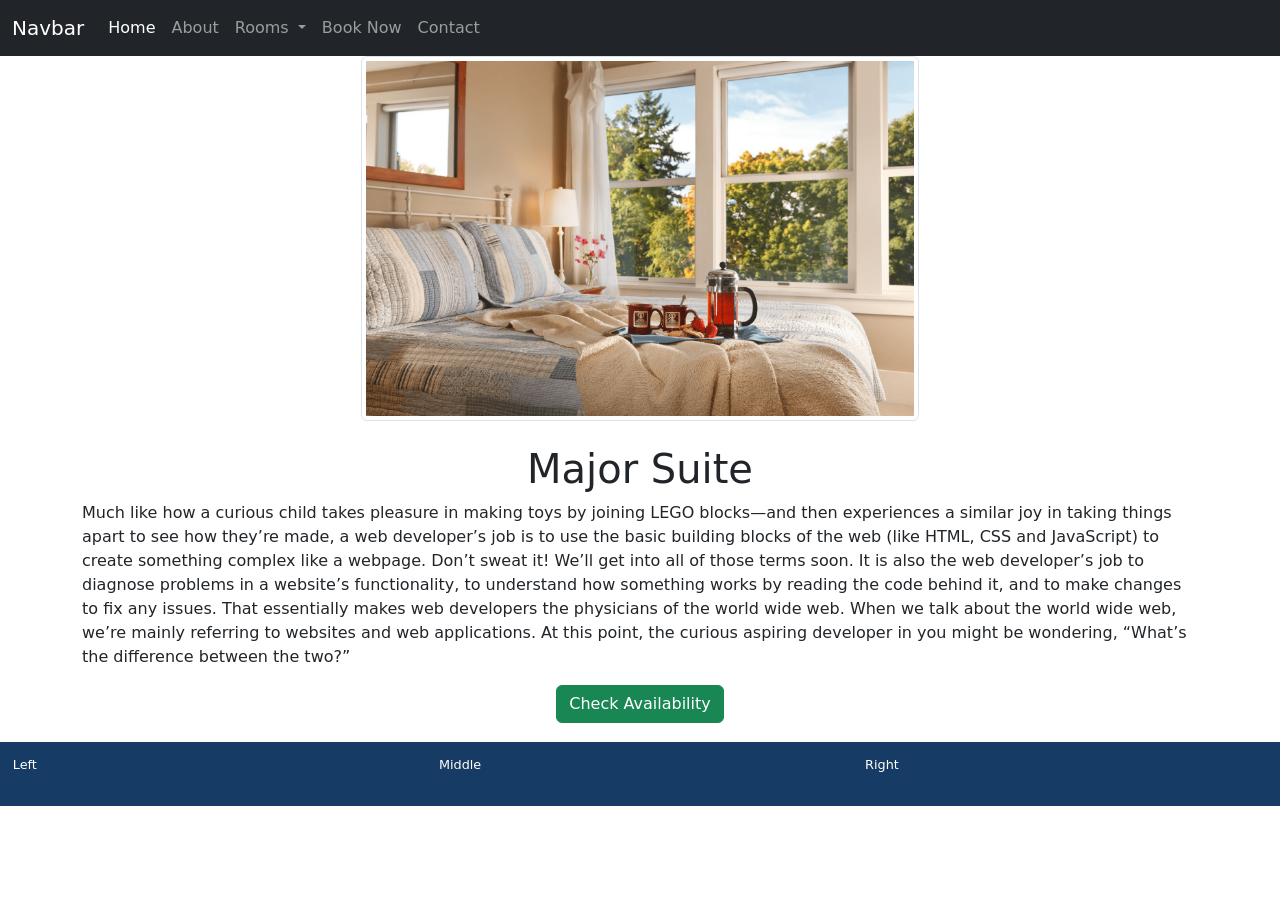
<file: html/major.html>
<!DOCTYPE html>
<html>

<head>
    <meta charset="UTF-8" />
    <meta name="viewport" content="width=device-width" />
    <title>Home</title>

    <link href="https://cdn.jsdelivr.net/npm/bootstrap@5.1.3/dist/css/bootstrap.min.css" rel="stylesheet" integrity="sha384-1BmE4kWBq78iYhFldvKuhfTAU6auU8tT94WrHftjDbrCEXSU1oBoqyl2QvZ6jIW3" crossorigin="anonymous">

    <style type="text/css" media="screen">
        .my-footer {
            height: 5em;
            background-color: #163b65;
            margin-top: 1.5em;
            padding: 1em;
            color: white;
            font-size: 80%;
        }

        .room-image {
            width: 50%;
        }
    </style>
</head>

<body>
    <nav class="navbar navbar-expand-lg navbar-dark bg-dark">
        <div class="container-fluid">
            <a class="navbar-brand" href="#">Navbar</a>
            <button class="navbar-toggler" type="button" data-bs-toggle="collapse" data-bs-target="#navbarSupportedContent" aria-controls="navbarSupportedContent" aria-expanded="false" aria-label="Toggle navigation">
                <span class="navbar-toggler-icon"></span>
            </button>
            <div class="collapse navbar-collapse" id="navbarSupportedContent">
                <ul class="navbar-nav me-auto mb-2 mb-lg-0">
                    <li class="nav-item">
                        <a class="nav-link active" aria-current="page" href="index.html">Home</a>
                    </li>
                    <li class="nav-item">
                        <a class="nav-link" href="about.html">About</a>
                    </li>
                    <li class="nav-item dropdown">
                        <a class="nav-link dropdown-toggle" href="#" id="navbarDropdown" role="button" data-bs-toggle="dropdown" aria-expanded="false">
                            Rooms
                        </a>
                        <ul class="dropdown-menu" aria-labelledby="navbarDropdown">
                            <li><a class="dropdown-item" href="general.html">General's Quarters</a></li>
                            <li><a class="dropdown-item" href="major.html">Major Suite</a></li>
                        </ul>
                    </li>
                    <li class="nav-item">
                        <a class="nav-link" href="reservation.html">Book Now</a>
                    </li>
                    <li class="nav-item">
                        <a class="nav-link" href="contact.html">Contact</a>
                    </li>
                </ul>
            </div>
        </div>
    </nav>


    <div class="container">

        <div class="row">
            <div class="col">
                <img class="img-fluid mx-auto room-image d-block img-thumbnail" src="static/images/marjors-suite.png" alt="room image">
                
            </div>
            
        </div>

        <div class="row">
            <div class="col">
                <h1 class="text-center mt-4">Major Suite</h1>
                <p>Much like how a curious child takes pleasure in making toys by joining LEGO blocks—and then experiences a similar joy in taking things apart to see how they’re made, a web developer’s job is to use the basic building blocks of the web (like HTML, CSS and JavaScript) to create something complex like a webpage. Don’t sweat it! We’ll get into all of those terms soon.
                    It is also the web developer’s job to diagnose problems in a website’s functionality, to understand how something works by reading the code behind it, and to make changes to fix any issues. That essentially makes web developers the physicians of the world wide web. When we talk about the world wide web, we’re mainly referring to websites and web applications. At this point, the curious aspiring developer in you might be wondering, “What’s the difference between the two?”
                </p>
            </div>
        </div>

        <div class="row">
            <div class="col text-center">
                <a href="/make-reservation-gr" class="btn btn-success">Check Availability</a>
            </div>
        </div>


    </div>

    <div class="row my-footer">
        <div class="col">
            Left
        </div>

        <div class="col">
            Middle
        </div>

        <div class="col">
            Right
        </div>
    </div>

    <script src="https://cdn.jsdelivr.net/npm/@popperjs/core@2.10.2/dist/umd/popper.min.js" integrity="sha384-7+zCNj/IqJ95wo16oMtfsKbZ9ccEh31eOz1HGyDuCQ6wgnyJNSYdrPa03rtR1zdB" crossorigin="anonymous"></script>
    <script src="https://cdn.jsdelivr.net/npm/bootstrap@5.1.3/dist/js/bootstrap.min.js" integrity="sha384-QJHtvGhmr9XOIpI6YVutG+2QOK9T+ZnN4kzFN1RtK3zEFEIsxhlmWl5/YESvpZ13" crossorigin="anonymous"></script>
</body>

</html>
</file>
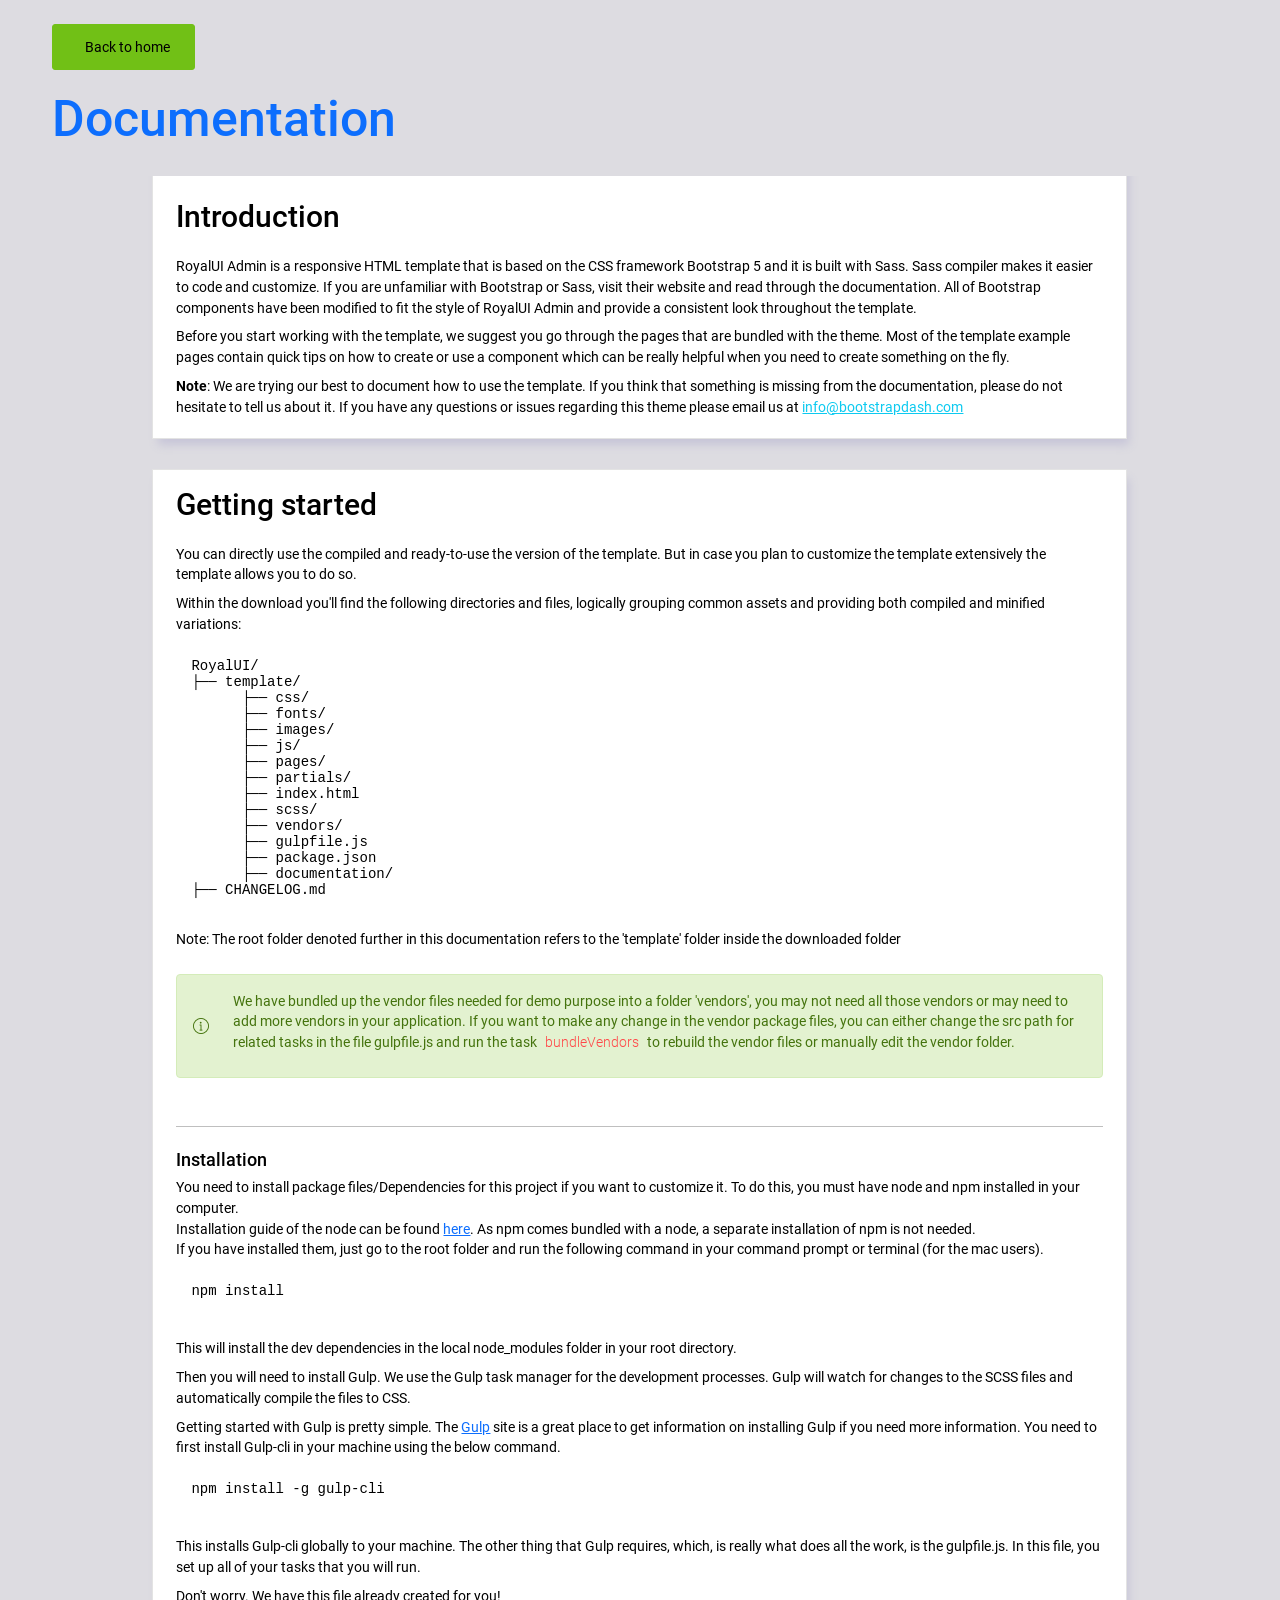
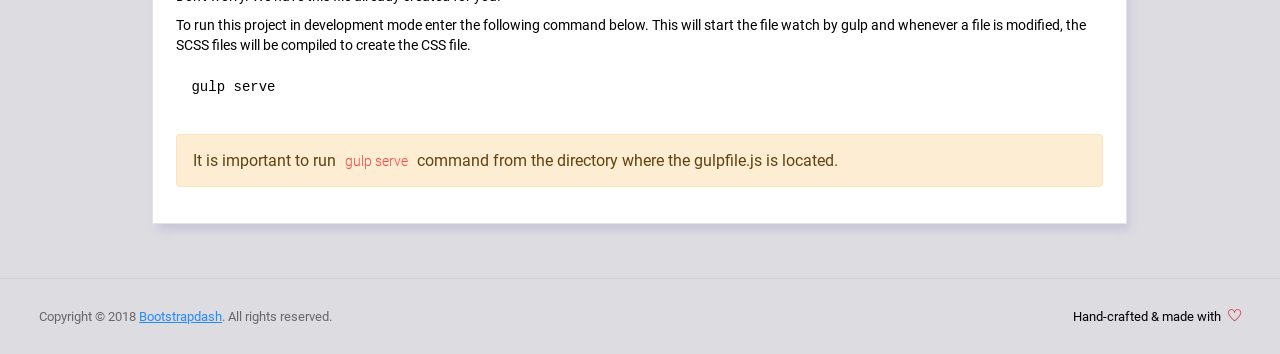
<file: static/admin/documentation/documentation.html>
<!DOCTYPE html>
<html lang="en">

<head>
  <!-- Required meta tags -->
  <meta charset="utf-8">
  <meta name="viewport" content="width=device-width, initial-scale=1, shrink-to-fit=no">
  <title>RoyalUI Admin Dashboard</title>
  <!-- plugins:css -->
  <link rel="stylesheet" href="../vendors/ti-icons/css/themify-icons.css">
  <link rel="stylesheet" href="../vendors/base/vendor.bundle.base.css">
  <!-- endinject -->
  <!-- plugin css for this page -->
  <!-- End plugin css for this page -->
  <!-- inject:css -->
  <link rel="stylesheet" href="../css/style.css">
  <!-- endinject -->
  <link rel="shortcut icon" href="../images/favicon.png" />
</head>

<body>
  <div class="container-scroller">
    <div class="container-fluid page-body-wrapper full-page-wrapper">
      <div class="main-panel w-100  documentation">
        <div class="content-wrapper">
          <div class="container-fluid">
            <div class="row">
              <div class="col-12 doc-header">
                <a class="btn btn-success" href="../index.html"><i class="mdi mdi-home me-2"></i>Back to home</a>
                <h1 class="text-primary mt-4">Documentation</h1>
              </div>
            </div>
            <div class="row doc-content">
              <div class="col-12 col-md-10 offset-md-1">
                <div class="col-12 grid-margin" id="doc-intro">
                    <div class="card">
                        <div class="card-body">
                            <h3 class="mb-4 mt-4">Introduction</h3>
                            <p>RoyalUI Admin is a responsive HTML template that is based on the CSS framework Bootstrap 5 and it is built with Sass. Sass compiler makes it easier to code and customize. If you are unfamiliar with Bootstrap or Sass, visit their
                                website and read through the documentation. All of Bootstrap components have been modified to fit the style of RoyalUI Admin and provide a consistent look throughout the template.</p>
                            <p>Before you start working with the template, we suggest you go through the pages that are bundled with the theme. Most of the template example pages contain quick tips on how to create or use a component which can
                                be really helpful when you need to create something on the fly.</p>
                            <p class="d-inline"><strong>Note</strong>: We are trying our best to document how to use the template. If you think that something is missing from the documentation, please do not hesitate to tell us about it. If you have any questions or issues regarding this theme please email us at <a class="d-inline text-info" href="mailto:info@bootstrapdash.com">info@bootstrapdash.com</a></p>
                        </div>
                    </div>
                </div>
                <div class="col-12 grid-margin" id="doc-started">
                    <div class="card">
                        <div class="card-body">
                            <h3 class="mb-4">Getting started</h3>
                            <p>You can directly use the compiled and ready-to-use the version of the template. But in case you plan to customize the template extensively the template allows you to do so.</p>
                            <p>Within the download you'll find the following directories and files, logically grouping common assets and providing both compiled and minified variations:</p>
                            <pre>
RoyalUI/
├── template/
      ├── css/
      ├── fonts/
      ├── images/
      ├── js/
      ├── pages/
      ├── partials/
      ├── index.html
      ├── scss/
      ├── vendors/
      ├── gulpfile.js
      ├── package.json                           
      ├── documentation/
├── CHANGELOG.md</pre>
                            <p class="mt-1">Note: The root folder denoted further in this documentation refers to the 'template' folder inside the downloaded folder</p>
                            <div class="alert alert-success mt-4 d-flex align-items-center" role="alert">
                              <i class="ti-info-alt me-4"></i>
                              <p>We have bundled up the vendor files needed for demo purpose into a folder 'vendors', you may not need all those vendors or may need to add more vendors in your application. If you want to make any change in the vendor package files, you can either change the src path for related tasks in the file gulpfile.js and run the task <code> bundleVendors </code> to rebuild the vendor files or manually edit the vendor folder.</p>
                            </div>
                            <hr class="mt-5">
                            <h4 class="mt-4">Installation</h4>
                            <p class="mb-0">
                              You need to install package files/Dependencies for this project if you want to customize it. To do this, you must have <span class="font-weight-bold">node and npm</span> installed in your computer.
                            </p>
                            <p class="mb-0">Installation guide of the node can be found <a href="https://nodejs.org/en/">here</a>. As npm comes bundled with a node, a separate installation of npm is not needed.</p>
                            <p>
                                If you have installed them, just go to the root folder and run the following command in your command prompt or terminal (for the mac users).
                            </p>
                            <pre class="shell-mode">
npm install</pre>
                            <p class="mt-4">
                              This will install the dev dependencies in the local <span class="font-weight-bold">node_modules</span> folder in your root directory.
                            </p>
                            <p class="mt-2">
                              Then you will need to install <span class="font-weight-bold">Gulp</span>. We use the Gulp task manager for the development processes. Gulp will watch for changes to the SCSS files and automatically compile the files to CSS.
                            </p>
                            <p>Getting started with Gulp is pretty simple. The <a href="https://gulpjs.com/" target="_blank">Gulp</a> site is a great place to get information on installing Gulp if you need more information. You need to first install Gulp-cli in your machine using the below command.</p>
                            <pre class="shell-mode">
npm install -g gulp-cli</pre>
                            <p class="mt-4">This installs Gulp-cli globally to your machine. The other thing that Gulp requires, which, is really what does all the work, is the gulpfile.js. In this file, you set up all of your tasks that you will run.</p>
                            <p>Don't worry. We have this file already created for you!</p>
                            <p>To run this project in development mode enter the following command below. This will start the file watch by gulp and whenever a file is modified, the SCSS files will be compiled to create the CSS file.</p>
<pre class="shell-mode">
gulp serve</pre>           
                            <div class="alert alert-warning mt-4" role="alert">
                              <i class="ti-info-alt-outline"></i>It is important to run <code>gulp serve</code> command from the directory where the gulpfile.js is located.
                            </div>
                        </div>
                    </div>
                </div>
              </div>
            </div>
          </div>
        </div>
        <!-- partial:../partials/_footer.html -->

        <footer class="footer">
          <div class="d-sm-flex justify-content-center justify-content-sm-between">
            <span class="text-muted text-center text-sm-left d-block d-sm-inline-block">Copyright © 2018 <a href="https://www.bootstrapdash.com/" target="_blank">Bootstrapdash</a>. All rights reserved.</span>
            <span class="float-none float-sm-right d-block mt-1 mt-sm-0 text-center">Hand-crafted & made with <i class="ti-heart text-danger ms-1"></i></span>
          </div>
        </footer>

        <!-- partial -->
      </div>
    </div>
  </div>
<!-- plugins:js -->
<script src="../vendors/base/vendor.bundle.base.js"></script>
<!-- endinject -->
<!-- inject:js -->
<script src="../js/off-canvas.js"></script>
<script src="../js/hoverable-collapse.js"></script>
<script src="../js/template.js"></script>
<script src="../js/todolist.js"></script>
<!-- endinject -->
<!-- Custom js for this page-->
<script src="../js/documentation.js"></script> 
<!-- End custom js for this page-->
</body>

</html>
</file>
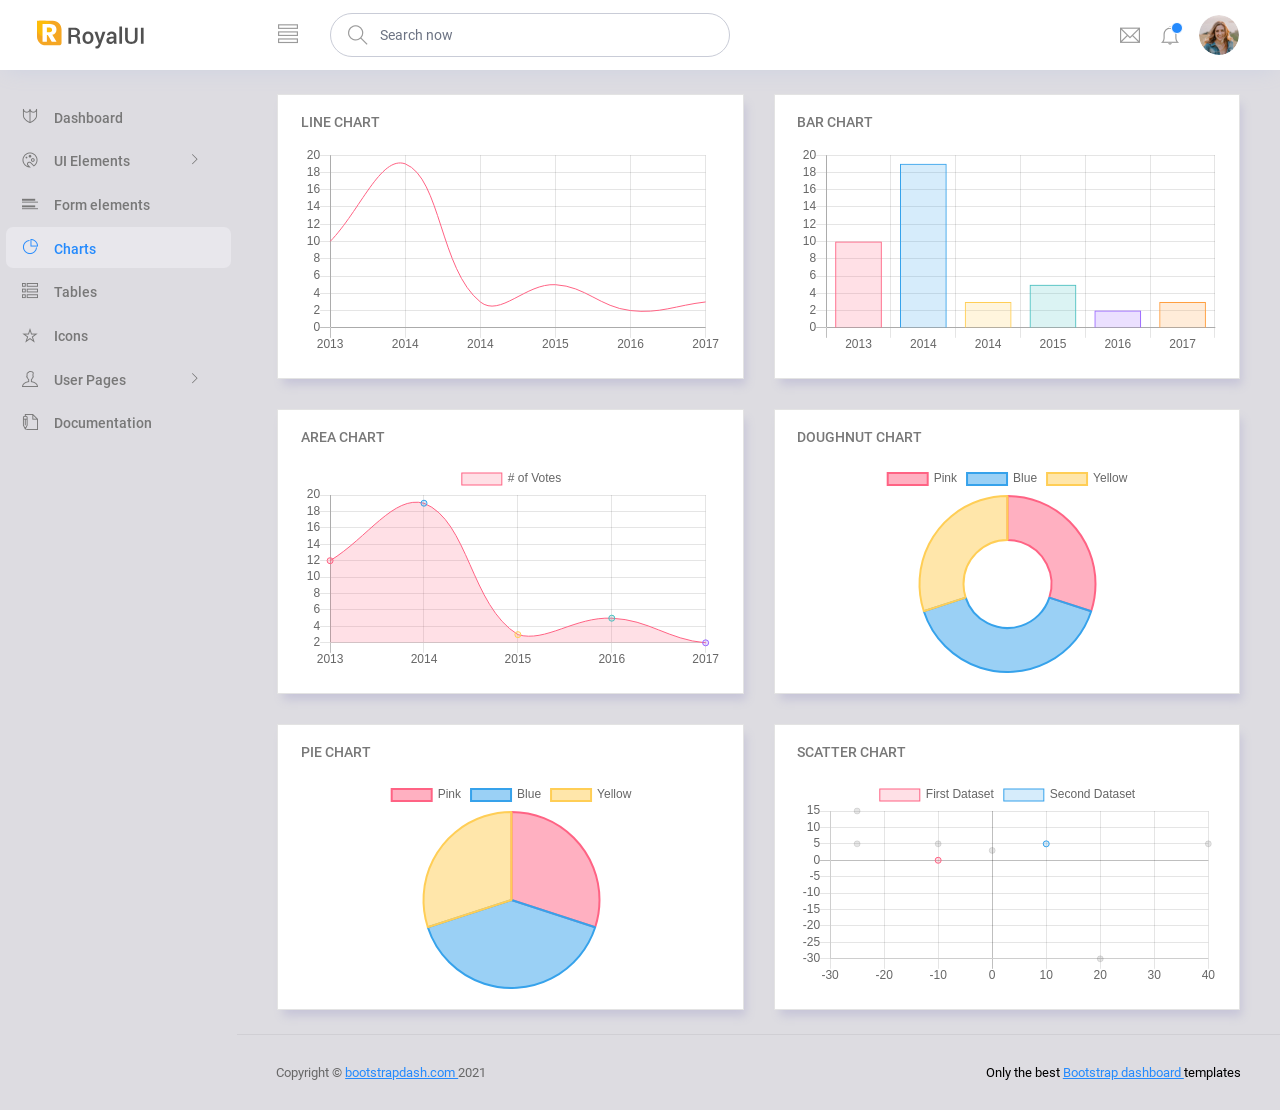
<file: static/admin/pages/charts/chartjs.html>
<!DOCTYPE html>
<html lang="en">

<head>
  <!-- Required meta tags -->
  <meta charset="utf-8">
  <meta name="viewport" content="width=device-width, initial-scale=1, shrink-to-fit=no">
  <title>RoyalUI Admin</title>
  <!-- plugins:css -->
  <link rel="stylesheet" href="../../vendors/ti-icons/css/themify-icons.css">
  <link rel="stylesheet" href="../../vendors/base/vendor.bundle.base.css">
  <!-- endinject -->
  <!-- inject:css -->
  <link rel="stylesheet" href="../../css/style.css">
  <!-- endinject -->
  <link rel="shortcut icon" href="../../images/favicon.png" />
</head>

<body>
  <div class="container-scroller">
    <!-- partial:../../partials/_navbar.html -->
    <nav class="navbar col-lg-12 col-12 p-0 fixed-top d-flex flex-row">
      <div class="text-center navbar-brand-wrapper d-flex align-items-center justify-content-center">
        <a class="navbar-brand brand-logo me-5" href="../../index.html"><img src="../../images/logo.svg" class="me-2" alt="logo"/></a>
        <a class="navbar-brand brand-logo-mini" href="../../index.html"><img src="../../images/logo-mini.svg" alt="logo"/></a>
      </div>
      <div class="navbar-menu-wrapper d-flex align-items-center justify-content-end">
        <button class="navbar-toggler navbar-toggler align-self-center" type="button" data-toggle="minimize">
          <span class="ti-view-list"></span>
        </button>
        <ul class="navbar-nav mr-lg-2">
          <li class="nav-item nav-search d-none d-lg-block">
            <div class="input-group">
              <div class="input-group-prepend hover-cursor" id="navbar-search-icon">
                <span class="input-group-text" id="search">
                  <i class="ti-search"></i>
                </span>
              </div>
              <input type="text" class="form-control" id="navbar-search-input" placeholder="Search now" aria-label="search" aria-describedby="search">
            </div>
          </li>
        </ul>
        <ul class="navbar-nav navbar-nav-right">
          <li class="nav-item dropdown me-1">
            <a class="nav-link count-indicator dropdown-toggle d-flex justify-content-center align-items-center" id="messageDropdown" href="#" data-bs-toggle="dropdown">
              <i class="ti-email mx-0"></i>
            </a>
            <div class="dropdown-menu dropdown-menu-right navbar-dropdown" aria-labelledby="messageDropdown">
              <p class="mb-0 font-weight-normal float-left dropdown-header">Messages</p>
              <a class="dropdown-item">
                <div class="item-thumbnail">
                    <img src="../../images/faces/face4.jpg" alt="image" class="profile-pic">
                </div>
                <div class="item-content flex-grow">
                  <h6 class="ellipsis font-weight-normal">David Grey
                  </h6>
                  <p class="font-weight-light small-text text-muted mb-0">
                    The meeting is cancelled
                  </p>
                </div>
              </a>
              <a class="dropdown-item">
                <div class="item-thumbnail">
                    <img src="../../images/faces/face2.jpg" alt="image" class="profile-pic">
                </div>
                <div class="item-content flex-grow">
                  <h6 class="ellipsis font-weight-normal">Tim Cook
                  </h6>
                  <p class="font-weight-light small-text text-muted mb-0">
                    New product launch
                  </p>
                </div>
              </a>
              <a class="dropdown-item">
                <div class="item-thumbnail">
                    <img src="../../images/faces/face3.jpg" alt="image" class="profile-pic">
                </div>
                <div class="item-content flex-grow">
                  <h6 class="ellipsis font-weight-normal"> Johnson
                  </h6>
                  <p class="font-weight-light small-text text-muted mb-0">
                    Upcoming board meeting
                  </p>
                </div>
              </a>
            </div>
          </li>
          <li class="nav-item dropdown">
            <a class="nav-link count-indicator dropdown-toggle" id="notificationDropdown" href="#" data-bs-toggle="dropdown">
              <i class="ti-bell mx-0"></i>
              <span class="count"></span>
            </a>
            <div class="dropdown-menu dropdown-menu-right navbar-dropdown" aria-labelledby="notificationDropdown">
              <p class="mb-0 font-weight-normal float-left dropdown-header">Notifications</p>
              <a class="dropdown-item">
                <div class="item-thumbnail">
                  <div class="item-icon bg-success">
                    <i class="ti-info-alt mx-0"></i>
                  </div>
                </div>
                <div class="item-content">
                  <h6 class="font-weight-normal">Application Error</h6>
                  <p class="font-weight-light small-text mb-0 text-muted">
                    Just now
                  </p>
                </div>
              </a>
              <a class="dropdown-item">
                <div class="item-thumbnail">
                  <div class="item-icon bg-warning">
                    <i class="ti-settings mx-0"></i>
                  </div>
                </div>
                <div class="item-content">
                  <h6 class="font-weight-normal">Settings</h6>
                  <p class="font-weight-light small-text mb-0 text-muted">
                    Private message
                  </p>
                </div>
              </a>
              <a class="dropdown-item">
                <div class="item-thumbnail">
                  <div class="item-icon bg-info">
                    <i class="ti-user mx-0"></i>
                  </div>
                </div>
                <div class="item-content">
                  <h6 class="font-weight-normal">New user registration</h6>
                  <p class="font-weight-light small-text mb-0 text-muted">
                    2 days ago
                  </p>
                </div>
              </a>
            </div>
          </li>
          <li class="nav-item nav-profile dropdown">
            <a class="nav-link dropdown-toggle" href="#" data-bs-toggle="dropdown" id="profileDropdown">
              <img src="../../images/faces/face28.jpg" alt="profile"/>
            </a>
            <div class="dropdown-menu dropdown-menu-right navbar-dropdown" aria-labelledby="profileDropdown">
              <a class="dropdown-item">
                <i class="ti-settings text-primary"></i>
                Settings
              </a>
              <a class="dropdown-item">
                <i class="ti-power-off text-primary"></i>
                Logout
              </a>
            </div>
          </li>
        </ul>
        <button class="navbar-toggler navbar-toggler-right d-lg-none align-self-center" type="button" data-toggle="offcanvas">
          <span class="ti-view-list"></span>
        </button>
      </div>
    </nav>
    <!-- partial -->
    <div class="container-fluid page-body-wrapper">
      <!-- partial:../../partials/_sidebar.html -->
      <nav class="sidebar sidebar-offcanvas" id="sidebar">
        <ul class="nav">
          <li class="nav-item">
            <a class="nav-link" href="../../index.html">
              <i class="ti-shield menu-icon"></i>
              <span class="menu-title">Dashboard</span>
            </a>
          </li>
          <li class="nav-item">
            <a class="nav-link" data-bs-toggle="collapse" href="#ui-basic" aria-expanded="false" aria-controls="ui-basic">
              <i class="ti-palette menu-icon"></i>
              <span class="menu-title">UI Elements</span>
              <i class="menu-arrow"></i>
            </a>
            <div class="collapse" id="ui-basic">
              <ul class="nav flex-column sub-menu">
                <li class="nav-item"> <a class="nav-link" href="../../pages/ui-features/buttons.html">Buttons</a></li>
                <li class="nav-item"> <a class="nav-link" href="../../pages/ui-features/typography.html">Typography</a></li>
              </ul>
            </div>
          </li>
          <li class="nav-item">
            <a class="nav-link" href="../../pages/forms/basic_elements.html">
              <i class="ti-layout-list-post menu-icon"></i>
              <span class="menu-title">Form elements</span>
            </a>
          </li>
          <li class="nav-item">
            <a class="nav-link" href="../../pages/charts/chartjs.html">
              <i class="ti-pie-chart menu-icon"></i>
              <span class="menu-title">Charts</span>
            </a>
          </li>
          <li class="nav-item">
            <a class="nav-link" href="../../pages/tables/basic-table.html">
              <i class="ti-view-list-alt menu-icon"></i>
              <span class="menu-title">Tables</span>
            </a>
          </li>
          <li class="nav-item">
            <a class="nav-link" href="../../pages/icons/themify.html">
              <i class="ti-star menu-icon"></i>
              <span class="menu-title">Icons</span>
            </a>
          </li>
          <li class="nav-item">
            <a class="nav-link" data-bs-toggle="collapse" href="#auth" aria-expanded="false" aria-controls="auth">
              <i class="ti-user menu-icon"></i>
              <span class="menu-title">User Pages</span>
              <i class="menu-arrow"></i>
            </a>
            <div class="collapse" id="auth">
              <ul class="nav flex-column sub-menu">
                <li class="nav-item"> <a class="nav-link" href="../../pages/samples/login.html"> Login </a></li>
                <li class="nav-item"> <a class="nav-link" href="../../pages/samples/login-2.html"> Login 2 </a></li>
                <li class="nav-item"> <a class="nav-link" href="../../pages/samples/register.html"> Register </a></li>
                <li class="nav-item"> <a class="nav-link" href="../../pages/samples/register-2.html"> Register 2 </a></li>
                <li class="nav-item"> <a class="nav-link" href="../../pages/samples/lock-screen.html"> Lockscreen </a></li>
              </ul>
            </div>
          </li>
          <li class="nav-item">
            <a class="nav-link" href="../../documentation/documentation.html">
              <i class="ti-write menu-icon"></i>
              <span class="menu-title">Documentation</span>
            </a>
          </li>
        </ul>
      </nav>
      <!-- partial -->
      <div class="main-panel">
        <div class="content-wrapper">
          <div class="row">
            <div class="col-lg-6 grid-margin stretch-card">
              <div class="card">
                <div class="card-body">
                  <h4 class="card-title">Line chart</h4>
                  <canvas id="lineChart"></canvas>
                </div>
              </div>
            </div>
            <div class="col-lg-6 grid-margin stretch-card">
              <div class="card">
                <div class="card-body">
                  <h4 class="card-title">Bar chart</h4>
                  <canvas id="barChart"></canvas>
                </div>
              </div>
            </div>
          </div>
          <div class="row">
            <div class="col-lg-6 grid-margin stretch-card">
              <div class="card">
                <div class="card-body">
                  <h4 class="card-title">Area chart</h4>
                  <canvas id="areaChart"></canvas>
                </div>
              </div>
            </div>
            <div class="col-lg-6 grid-margin stretch-card">
              <div class="card">
                <div class="card-body">
                  <h4 class="card-title">Doughnut chart</h4>
                  <canvas id="doughnutChart"></canvas>
                </div>
              </div>
            </div>
          </div>
          <div class="row">
            <div class="col-lg-6 grid-margin grid-margin-lg-0 stretch-card">
              <div class="card">
                <div class="card-body">
                  <h4 class="card-title">Pie chart</h4>
                  <canvas id="pieChart"></canvas>
                </div>
              </div>
            </div>
            <div class="col-lg-6 grid-margin grid-margin-lg-0 stretch-card">
              <div class="card">
                <div class="card-body">
                  <h4 class="card-title">Scatter chart</h4>
                  <canvas id="scatterChart"></canvas>
                </div>
              </div>
            </div>
          </div>
        </div>
        <!-- content-wrapper ends -->
        <!-- partial:../../partials/_footer.html -->
        <footer class="footer">
          <div class="d-sm-flex justify-content-center justify-content-sm-between">
            <span class="text-muted text-center text-sm-left d-block d-sm-inline-block">Copyright © <a href="https://www.bootstrapdash.com/" target="_blank">bootstrapdash.com </a>2021</span>
            <span class="float-none float-sm-right d-block mt-1 mt-sm-0 text-center">Only the best <a href="https://www.bootstrapdash.com/" target="_blank"> Bootstrap dashboard </a> templates</span>
          </div>
        </footer>
        <!-- partial -->
      </div>
      <!-- main-panel ends -->
    </div>
    <!-- page-body-wrapper ends -->
  </div>
  <!-- container-scroller -->
  <!-- plugins:js -->
  <script src="../../vendors/base/vendor.bundle.base.js"></script>
  <!-- endinject -->
  <!-- Plugin js for this page-->
  <script src="../../vendors/chart.js/Chart.min.js"></script>
  <!-- End plugin js for this page-->
  <!-- inject:js -->
  <script src="../../js/off-canvas.js"></script>
  <script src="../../js/hoverable-collapse.js"></script>
  <script src="../../js/template.js"></script>
  <script src="../../js/todolist.js"></script>
  <!-- endinject -->
  <!-- Custom js for this page-->
  <script src="../../js/chart.js"></script>
  <!-- End custom js for this page-->
</body>

</html>
</file>
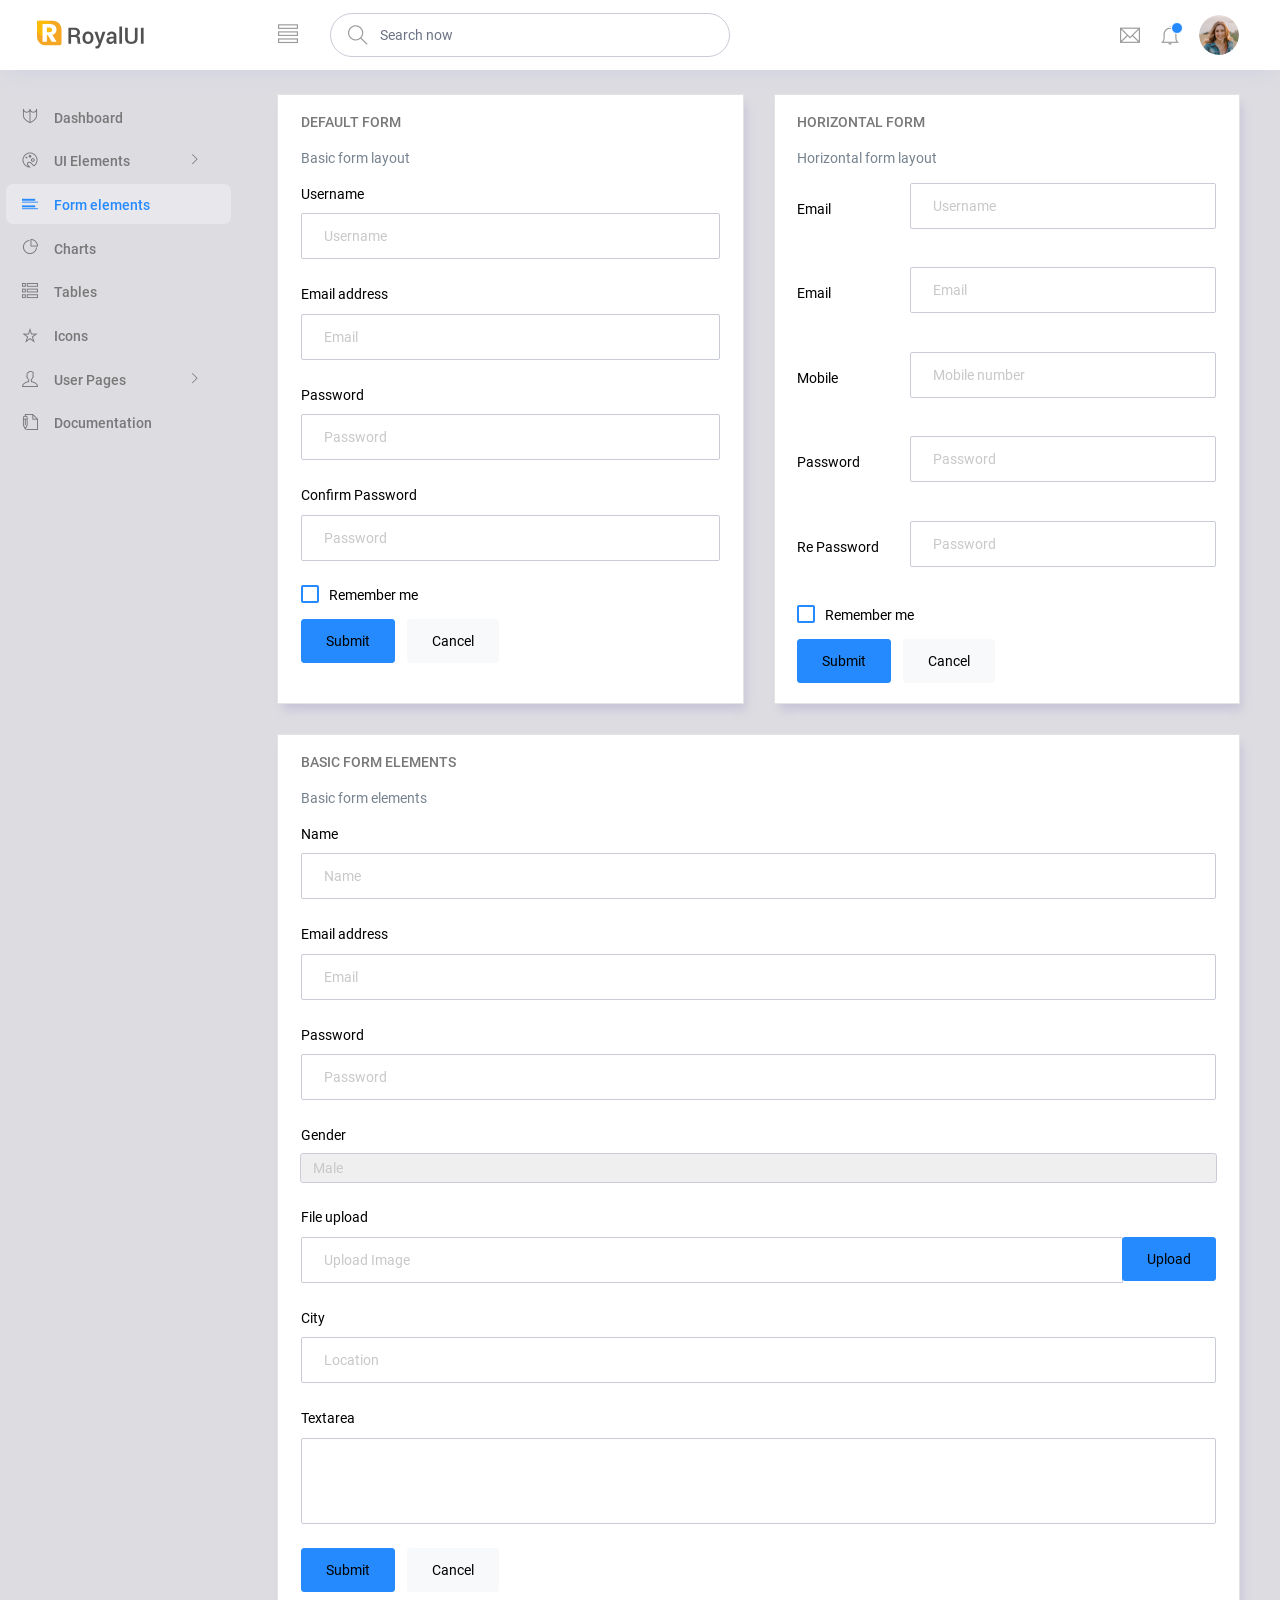
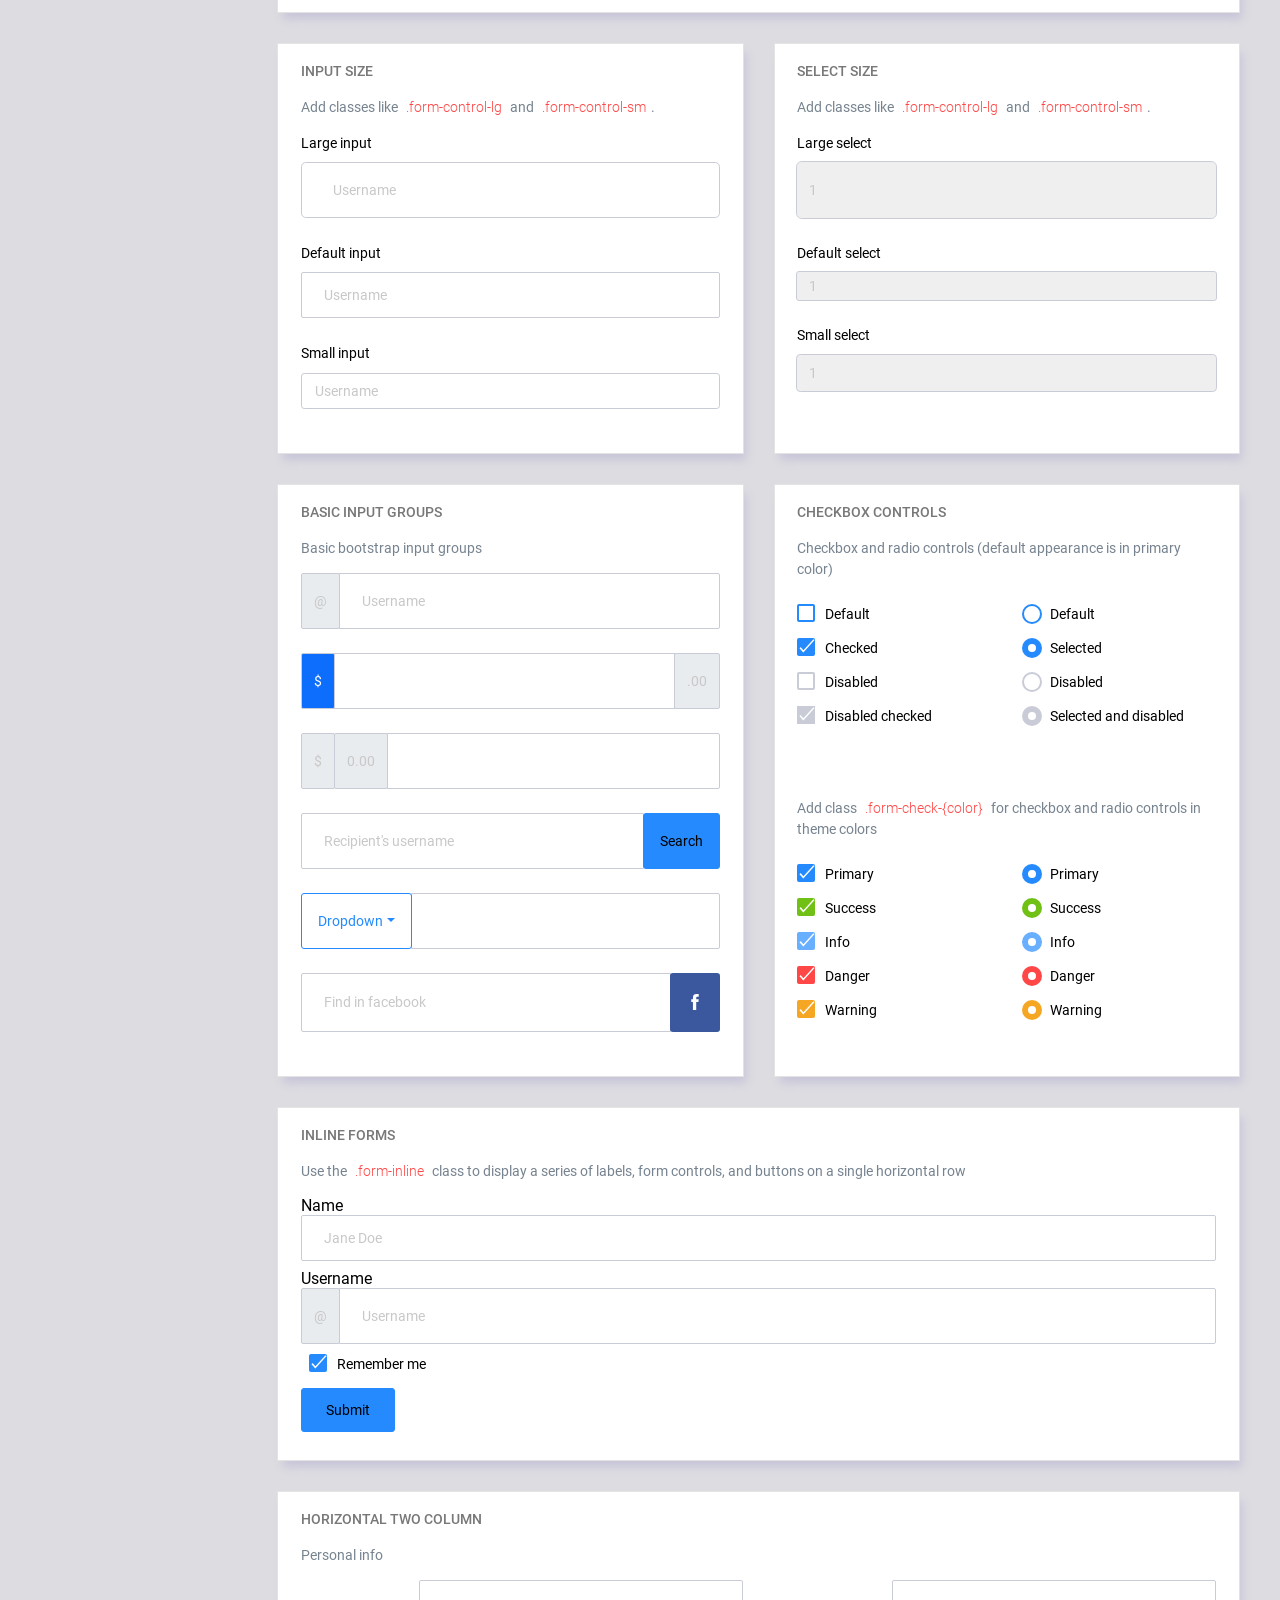
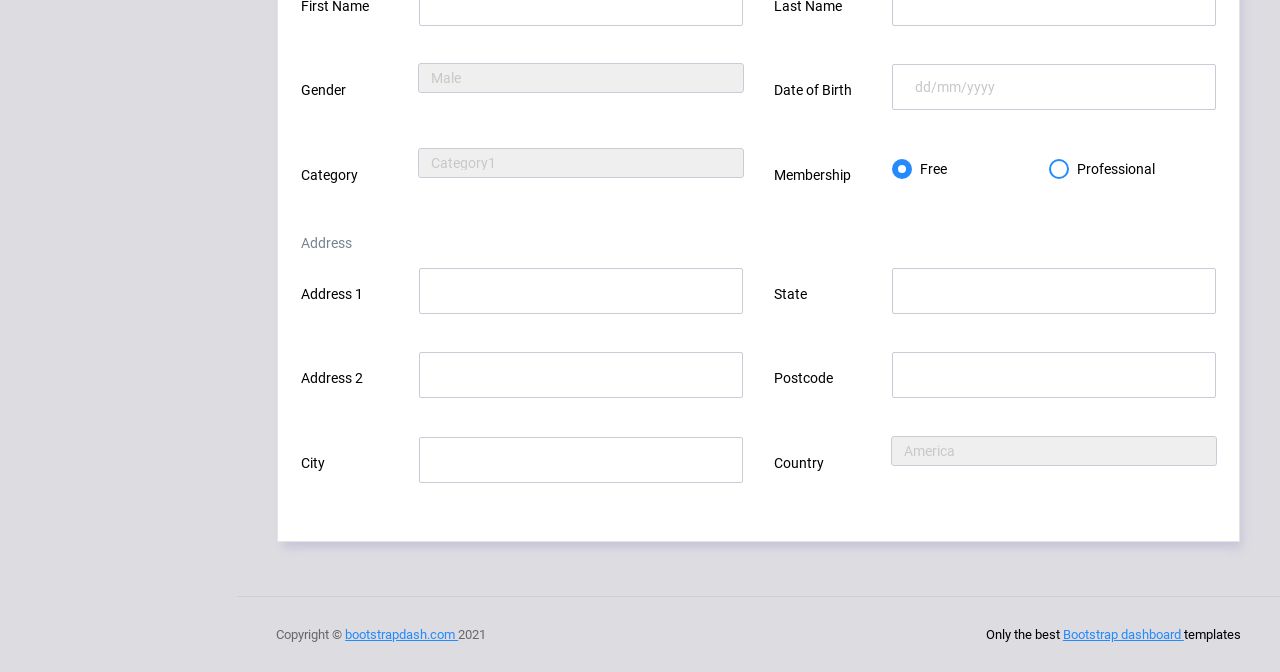
<file: static/admin/pages/forms/basic_elements.html>
<!DOCTYPE html>
<html lang="en">

<head>
  <!-- Required meta tags -->
  <meta charset="utf-8">
  <meta name="viewport" content="width=device-width, initial-scale=1, shrink-to-fit=no">
  <title>RoyalUI Admin</title>
  <!-- plugins:css -->
  <link rel="stylesheet" href="../../vendors/ti-icons/css/themify-icons.css">
  <link rel="stylesheet" href="../../vendors/base/vendor.bundle.base.css">
  <!-- endinject -->
  <!-- plugin css for this page -->
  <!-- End plugin css for this page -->
  <!-- inject:css -->
  <link rel="stylesheet" href="../../css/style.css">
  <!-- endinject -->
  <link rel="shortcut icon" href="../../images/favicon.png" />
</head>

<body>
  <div class="container-scroller">
    <!-- partial:../../partials/_navbar.html -->
    <nav class="navbar col-lg-12 col-12 p-0 fixed-top d-flex flex-row">
      <div class="text-center navbar-brand-wrapper d-flex align-items-center justify-content-center">
        <a class="navbar-brand brand-logo me-5" href="../../index.html"><img src="../../images/logo.svg" class="me-2" alt="logo"/></a>
        <a class="navbar-brand brand-logo-mini" href="../../index.html"><img src="../../images/logo-mini.svg" alt="logo"/></a>
      </div>
      <div class="navbar-menu-wrapper d-flex align-items-center justify-content-end">
        <button class="navbar-toggler navbar-toggler align-self-center" type="button" data-toggle="minimize">
          <span class="ti-view-list"></span>
        </button>
        <ul class="navbar-nav mr-lg-2">
          <li class="nav-item nav-search d-none d-lg-block">
            <div class="input-group">
              <div class="input-group-prepend hover-cursor" id="navbar-search-icon">
                <span class="input-group-text" id="search">
                  <i class="ti-search"></i>
                </span>
              </div>
              <input type="text" class="form-control" id="navbar-search-input" placeholder="Search now" aria-label="search" aria-describedby="search">
            </div>
          </li>
        </ul>
        <ul class="navbar-nav navbar-nav-right">
          <li class="nav-item dropdown me-1">
            <a class="nav-link count-indicator dropdown-toggle d-flex justify-content-center align-items-center" id="messageDropdown" href="#" data-bs-toggle="dropdown">
              <i class="ti-email mx-0"></i>
            </a>
            <div class="dropdown-menu dropdown-menu-right navbar-dropdown" aria-labelledby="messageDropdown">
              <p class="mb-0 font-weight-normal float-left dropdown-header">Messages</p>
              <a class="dropdown-item">
                <div class="item-thumbnail">
                    <img src="../../images/faces/face4.jpg" alt="image" class="profile-pic">
                </div>
                <div class="item-content flex-grow">
                  <h6 class="ellipsis font-weight-normal">David Grey
                  </h6>
                  <p class="font-weight-light small-text text-muted mb-0">
                    The meeting is cancelled
                  </p>
                </div>
              </a>
              <a class="dropdown-item">
                <div class="item-thumbnail">
                    <img src="../../images/faces/face2.jpg" alt="image" class="profile-pic">
                </div>
                <div class="item-content flex-grow">
                  <h6 class="ellipsis font-weight-normal">Tim Cook
                  </h6>
                  <p class="font-weight-light small-text text-muted mb-0">
                    New product launch
                  </p>
                </div>
              </a>
              <a class="dropdown-item">
                <div class="item-thumbnail">
                    <img src="../../images/faces/face3.jpg" alt="image" class="profile-pic">
                </div>
                <div class="item-content flex-grow">
                  <h6 class="ellipsis font-weight-normal"> Johnson
                  </h6>
                  <p class="font-weight-light small-text text-muted mb-0">
                    Upcoming board meeting
                  </p>
                </div>
              </a>
            </div>
          </li>
          <li class="nav-item dropdown">
            <a class="nav-link count-indicator dropdown-toggle" id="notificationDropdown" href="#" data-bs-toggle="dropdown">
              <i class="ti-bell mx-0"></i>
              <span class="count"></span>
            </a>
            <div class="dropdown-menu dropdown-menu-right navbar-dropdown" aria-labelledby="notificationDropdown">
              <p class="mb-0 font-weight-normal float-left dropdown-header">Notifications</p>
              <a class="dropdown-item">
                <div class="item-thumbnail">
                  <div class="item-icon bg-success">
                    <i class="ti-info-alt mx-0"></i>
                  </div>
                </div>
                <div class="item-content">
                  <h6 class="font-weight-normal">Application Error</h6>
                  <p class="font-weight-light small-text mb-0 text-muted">
                    Just now
                  </p>
                </div>
              </a>
              <a class="dropdown-item">
                <div class="item-thumbnail">
                  <div class="item-icon bg-warning">
                    <i class="ti-settings mx-0"></i>
                  </div>
                </div>
                <div class="item-content">
                  <h6 class="font-weight-normal">Settings</h6>
                  <p class="font-weight-light small-text mb-0 text-muted">
                    Private message
                  </p>
                </div>
              </a>
              <a class="dropdown-item">
                <div class="item-thumbnail">
                  <div class="item-icon bg-info">
                    <i class="ti-user mx-0"></i>
                  </div>
                </div>
                <div class="item-content">
                  <h6 class="font-weight-normal">New user registration</h6>
                  <p class="font-weight-light small-text mb-0 text-muted">
                    2 days ago
                  </p>
                </div>
              </a>
            </div>
          </li>
          <li class="nav-item nav-profile dropdown">
            <a class="nav-link dropdown-toggle" href="#" data-bs-toggle="dropdown" id="profileDropdown">
              <img src="../../images/faces/face28.jpg" alt="profile"/>
            </a>
            <div class="dropdown-menu dropdown-menu-right navbar-dropdown" aria-labelledby="profileDropdown">
              <a class="dropdown-item">
                <i class="ti-settings text-primary"></i>
                Settings
              </a>
              <a class="dropdown-item">
                <i class="ti-power-off text-primary"></i>
                Logout
              </a>
            </div>
          </li>
        </ul>
        <button class="navbar-toggler navbar-toggler-right d-lg-none align-self-center" type="button" data-toggle="offcanvas">
          <span class="ti-view-list"></span>
        </button>
      </div>
    </nav>
    <!-- partial -->
    <div class="container-fluid page-body-wrapper">
      <!-- partial:../../partials/_sidebar.html -->
      <nav class="sidebar sidebar-offcanvas" id="sidebar">
        <ul class="nav">
          <li class="nav-item">
            <a class="nav-link" href="../../index.html">
              <i class="ti-shield menu-icon"></i>
              <span class="menu-title">Dashboard</span>
            </a>
          </li>
          <li class="nav-item">
            <a class="nav-link" data-bs-toggle="collapse" href="#ui-basic" aria-expanded="false" aria-controls="ui-basic">
              <i class="ti-palette menu-icon"></i>
              <span class="menu-title">UI Elements</span>
              <i class="menu-arrow"></i>
            </a>
            <div class="collapse" id="ui-basic">
              <ul class="nav flex-column sub-menu">
                <li class="nav-item"> <a class="nav-link" href="../../pages/ui-features/buttons.html">Buttons</a></li>
                <li class="nav-item"> <a class="nav-link" href="../../pages/ui-features/typography.html">Typography</a></li>
              </ul>
            </div>
          </li>
          <li class="nav-item">
            <a class="nav-link" href="../../pages/forms/basic_elements.html">
              <i class="ti-layout-list-post menu-icon"></i>
              <span class="menu-title">Form elements</span>
            </a>
          </li>
          <li class="nav-item">
            <a class="nav-link" href="../../pages/charts/chartjs.html">
              <i class="ti-pie-chart menu-icon"></i>
              <span class="menu-title">Charts</span>
            </a>
          </li>
          <li class="nav-item">
            <a class="nav-link" href="../../pages/tables/basic-table.html">
              <i class="ti-view-list-alt menu-icon"></i>
              <span class="menu-title">Tables</span>
            </a>
          </li>
          <li class="nav-item">
            <a class="nav-link" href="../../pages/icons/themify.html">
              <i class="ti-star menu-icon"></i>
              <span class="menu-title">Icons</span>
            </a>
          </li>
          <li class="nav-item">
            <a class="nav-link" data-bs-toggle="collapse" href="#auth" aria-expanded="false" aria-controls="auth">
              <i class="ti-user menu-icon"></i>
              <span class="menu-title">User Pages</span>
              <i class="menu-arrow"></i>
            </a>
            <div class="collapse" id="auth">
              <ul class="nav flex-column sub-menu">
                <li class="nav-item"> <a class="nav-link" href="../../pages/samples/login.html"> Login </a></li>
                <li class="nav-item"> <a class="nav-link" href="../../pages/samples/login-2.html"> Login 2 </a></li>
                <li class="nav-item"> <a class="nav-link" href="../../pages/samples/register.html"> Register </a></li>
                <li class="nav-item"> <a class="nav-link" href="../../pages/samples/register-2.html"> Register 2 </a></li>
                <li class="nav-item"> <a class="nav-link" href="../../pages/samples/lock-screen.html"> Lockscreen </a></li>
              </ul>
            </div>
          </li>
          <li class="nav-item">
            <a class="nav-link" href="../../documentation/documentation.html">
              <i class="ti-write menu-icon"></i>
              <span class="menu-title">Documentation</span>
            </a>
          </li>
        </ul>
      </nav>
      <!-- partial -->
      <div class="main-panel">        
        <div class="content-wrapper">
          <div class="row">
            <div class="col-md-6 grid-margin stretch-card">
              <div class="card">
                <div class="card-body">
                  <h4 class="card-title">Default form</h4>
                  <p class="card-description">
                    Basic form layout
                  </p>
                  <form class="forms-sample">
                    <div class="form-group">
                      <label for="exampleInputUsername1">Username</label>
                      <input type="text" class="form-control" id="exampleInputUsername1" placeholder="Username">
                    </div>
                    <div class="form-group">
                      <label for="exampleInputEmail1">Email address</label>
                      <input type="email" class="form-control" id="exampleInputEmail1" placeholder="Email">
                    </div>
                    <div class="form-group">
                      <label for="exampleInputPassword1">Password</label>
                      <input type="password" class="form-control" id="exampleInputPassword1" placeholder="Password">
                    </div>
                    <div class="form-group">
                      <label for="exampleInputConfirmPassword1">Confirm Password</label>
                      <input type="password" class="form-control" id="exampleInputConfirmPassword1" placeholder="Password">
                    </div>
                    <div class="form-check form-check-flat form-check-primary">
                      <label class="form-check-label">
                        <input type="checkbox" class="form-check-input">
                        Remember me
                      </label>
                    </div>
                    <button type="submit" class="btn btn-primary me-2">Submit</button>
                    <button class="btn btn-light">Cancel</button>
                  </form>
                </div>
              </div>
            </div>
            <div class="col-md-6 grid-margin stretch-card">
              <div class="card">
                <div class="card-body">
                  <h4 class="card-title">Horizontal Form</h4>
                  <p class="card-description">
                    Horizontal form layout
                  </p>
                  <form class="forms-sample">
                    <div class="form-group row">
                      <label for="exampleInputUsername2" class="col-sm-3 col-form-label">Email</label>
                      <div class="col-sm-9">
                        <input type="text" class="form-control" id="exampleInputUsername2" placeholder="Username">
                      </div>
                    </div>
                    <div class="form-group row">
                      <label for="exampleInputEmail2" class="col-sm-3 col-form-label">Email</label>
                      <div class="col-sm-9">
                        <input type="email" class="form-control" id="exampleInputEmail2" placeholder="Email">
                      </div>
                    </div>
                    <div class="form-group row">
                      <label for="exampleInputMobile" class="col-sm-3 col-form-label">Mobile</label>
                      <div class="col-sm-9">
                        <input type="text" class="form-control" id="exampleInputMobile" placeholder="Mobile number">
                      </div>
                    </div>
                    <div class="form-group row">
                      <label for="exampleInputPassword2" class="col-sm-3 col-form-label">Password</label>
                      <div class="col-sm-9">
                        <input type="password" class="form-control" id="exampleInputPassword2" placeholder="Password">
                      </div>
                    </div>
                    <div class="form-group row">
                      <label for="exampleInputConfirmPassword2" class="col-sm-3 col-form-label">Re Password</label>
                      <div class="col-sm-9">
                        <input type="password" class="form-control" id="exampleInputConfirmPassword2" placeholder="Password">
                      </div>
                    </div>
                    <div class="form-check form-check-flat form-check-primary">
                      <label class="form-check-label">
                        <input type="checkbox" class="form-check-input">
                        Remember me
                      </label>
                    </div>
                    <button type="submit" class="btn btn-primary me-2">Submit</button>
                    <button class="btn btn-light">Cancel</button>
                  </form>
                </div>
              </div>
            </div>
            <div class="col-12 grid-margin stretch-card">
              <div class="card">
                <div class="card-body">
                  <h4 class="card-title">Basic form elements</h4>
                  <p class="card-description">
                    Basic form elements
                  </p>
                  <form class="forms-sample">
                    <div class="form-group">
                      <label for="exampleInputName1">Name</label>
                      <input type="text" class="form-control" id="exampleInputName1" placeholder="Name">
                    </div>
                    <div class="form-group">
                      <label for="exampleInputEmail3">Email address</label>
                      <input type="email" class="form-control" id="exampleInputEmail3" placeholder="Email">
                    </div>
                    <div class="form-group">
                      <label for="exampleInputPassword4">Password</label>
                      <input type="password" class="form-control" id="exampleInputPassword4" placeholder="Password">
                    </div>
                    <div class="form-group">
                      <label for="exampleSelectGender">Gender</label>
                        <select class="form-control" id="exampleSelectGender">
                          <option>Male</option>
                          <option>Female</option>
                        </select>
                      </div>
                    <div class="form-group">
                      <label>File upload</label>
                      <input type="file" name="img[]" class="file-upload-default">
                      <div class="input-group col-xs-12">
                        <input type="text" class="form-control file-upload-info" disabled placeholder="Upload Image">
                        <span class="input-group-append">
                          <button class="file-upload-browse btn btn-primary" type="button">Upload</button>
                        </span>
                      </div>
                    </div>
                    <div class="form-group">
                      <label for="exampleInputCity1">City</label>
                      <input type="text" class="form-control" id="exampleInputCity1" placeholder="Location">
                    </div>
                    <div class="form-group">
                      <label for="exampleTextarea1">Textarea</label>
                      <textarea class="form-control" id="exampleTextarea1" rows="4"></textarea>
                    </div>
                    <button type="submit" class="btn btn-primary me-2">Submit</button>
                    <button class="btn btn-light">Cancel</button>
                  </form>
                </div>
              </div>
            </div>
            <div class="col-md-6 grid-margin stretch-card">
              <div class="card">
                <div class="card-body">
                  <h4 class="card-title">Input size</h4>
                  <p class="card-description">
                    Add classes like <code>.form-control-lg</code> and <code>.form-control-sm</code>.
                  </p>
                  <div class="form-group">
                    <label>Large input</label>
                    <input type="text" class="form-control form-control-lg" placeholder="Username" aria-label="Username">
                  </div>
                  <div class="form-group">
                    <label>Default input</label>
                    <input type="text" class="form-control" placeholder="Username" aria-label="Username">
                  </div>
                  <div class="form-group">
                    <label>Small input</label>
                    <input type="text" class="form-control form-control-sm" placeholder="Username" aria-label="Username">
                  </div>
                </div>
              </div>
            </div>
            <div class="col-md-6 grid-margin stretch-card">
              <div class="card">
                <div class="card-body">
                  <h4 class="card-title">Select size</h4>
                  <p class="card-description">
                    Add classes like <code>.form-control-lg</code> and <code>.form-control-sm</code>.                    
                  </p>
                  <div class="form-group">
                    <label for="exampleFormControlSelect1">Large select</label>
                    <select class="form-control form-control-lg" id="exampleFormControlSelect1">
                      <option>1</option>
                      <option>2</option>
                      <option>3</option>
                      <option>4</option>
                      <option>5</option>
                    </select>
                  </div>
                  <div class="form-group">
                    <label for="exampleFormControlSelect2">Default select</label>
                    <select class="form-control" id="exampleFormControlSelect2">
                      <option>1</option>
                      <option>2</option>
                      <option>3</option>
                      <option>4</option>
                      <option>5</option>
                    </select>
                  </div>
                  <div class="form-group">
                    <label for="exampleFormControlSelect3">Small select</label>
                    <select class="form-control form-control-sm" id="exampleFormControlSelect3">
                      <option>1</option>
                      <option>2</option>
                      <option>3</option>
                      <option>4</option>
                      <option>5</option>
                    </select>
                  </div>
                </div>
              </div>
            </div>
            <div class="col-md-6 grid-margin stretch-card">
              <div class="card">
                <div class="card-body">
                  <h4 class="card-title">Basic input groups</h4>
                  <p class="card-description">
                    Basic bootstrap input groups
                  </p>
                  <div class="form-group">
                    <div class="input-group">
                      <div class="input-group-prepend">
                        <span class="input-group-text">@</span>
                      </div>
                      <input type="text" class="form-control" placeholder="Username" aria-label="Username">
                    </div>
                  </div>
                  <div class="form-group">
                    <div class="input-group">
                      <div class="input-group-prepend">
                        <span class="input-group-text bg-primary text-white">$</span>
                      </div>
                      <input type="text" class="form-control" aria-label="Amount (to the nearest dollar)">
                      <div class="input-group-append">
                        <span class="input-group-text">.00</span>
                      </div>
                    </div>
                  </div>
                  <div class="form-group">
                    <div class="input-group">
                      <div class="input-group-prepend">
                        <span class="input-group-text">$</span>
                      </div>
                      <div class="input-group-prepend">
                        <span class="input-group-text">0.00</span>
                      </div>
                      <input type="text" class="form-control" aria-label="Amount (to the nearest dollar)">
                    </div>
                  </div>
                  <div class="form-group">
                    <div class="input-group">
                      <input type="text" class="form-control" placeholder="Recipient's username" aria-label="Recipient's username">
                      <div class="input-group-append">
                        <button class="btn btn-sm btn-primary" type="button">Search</button>
                      </div>
                    </div>
                  </div>
                  <div class="form-group">
                    <div class="input-group">
                      <div class="input-group-prepend">
                        <button class="btn btn-sm btn-outline-primary dropdown-toggle" type="button" data-bs-toggle="dropdown" aria-haspopup="true" aria-expanded="false">Dropdown</button>
                        <div class="dropdown-menu">
                          <a class="dropdown-item" href="#">Action</a>
                          <a class="dropdown-item" href="#">Another action</a>
                          <a class="dropdown-item" href="#">Something else here</a>
                          <div role="separator" class="dropdown-divider"></div>
                          <a class="dropdown-item" href="#">Separated link</a>
                        </div>
                      </div>
                      <input type="text" class="form-control" aria-label="Text input with dropdown button">
                    </div>
                  </div>
                  <div class="form-group">
                    <div class="input-group">
                      <input type="text" class="form-control" placeholder="Find in facebook" aria-label="Recipient's username">
                      <div class="input-group-append">
                        <button class="btn btn-sm btn-facebook" type="button">
                          <i class="ti-facebook"></i>
                        </button>
                      </div>
                    </div>
                  </div>
                </div>
              </div>
            </div>
            <div class="col-md-6 grid-margin stretch-card">
              <div class="card">
                <div class="card-body">
                  <h4 class="card-title">Checkbox Controls</h4>
                  <p class="card-description">Checkbox and radio controls (default appearance is in primary color)</p>
                  <form>
                    <div class="row">
                      <div class="col-md-6">
                        <div class="form-group">
                          <div class="form-check">
                            <label class="form-check-label">
                              <input type="checkbox" class="form-check-input">
                              Default
                            </label>
                          </div>
                          <div class="form-check">
                            <label class="form-check-label">
                              <input type="checkbox" class="form-check-input" checked>
                              Checked
                            </label>
                          </div>
                          <div class="form-check">
                            <label class="form-check-label">
                              <input type="checkbox" class="form-check-input" disabled>
                              Disabled
                            </label>
                          </div>
                          <div class="form-check">
                            <label class="form-check-label">
                              <input type="checkbox" class="form-check-input" disabled checked>
                              Disabled checked
                            </label>
                          </div>
                        </div>
                      </div>
                      <div class="col-md-6">
                        <div class="form-group">
                          <div class="form-check">
                            <label class="form-check-label">
                              <input type="radio" class="form-check-input" name="optionsRadios" id="optionsRadios1" value="">
                              Default
                            </label>
                          </div>
                          <div class="form-check">
                            <label class="form-check-label">
                              <input type="radio" class="form-check-input" name="optionsRadios" id="optionsRadios2" value="option2" checked>
                              Selected
                            </label>
                          </div>
                          <div class="form-check">
                            <label class="form-check-label">
                              <input type="radio" class="form-check-input" name="optionsRadios2" id="optionsRadios3" value="option3" disabled>
                              Disabled
                            </label>
                          </div>
                          <div class="form-check">
                            <label class="form-check-label">
                              <input type="radio" class="form-check-input" name="optionsRadio2" id="optionsRadios4" value="option4" disabled checked>
                              Selected and disabled
                            </label>
                          </div>
                        </div>
                      </div>
                    </div>
                  </form>
                </div>
                <div class="card-body">
                  <p class="card-description">Add class <code>.form-check-{color}</code> for checkbox and radio controls in theme colors</p>
                  <form>
                    <div class="row">
                      <div class="col-md-6">
                        <div class="form-group">
                          <div class="form-check form-check-primary">
                            <label class="form-check-label">
                              <input type="checkbox" class="form-check-input" checked>
                              Primary
                            </label>
                          </div>
                          <div class="form-check form-check-success">
                            <label class="form-check-label">
                              <input type="checkbox" class="form-check-input" checked>
                              Success
                            </label>
                          </div>
                          <div class="form-check form-check-info">
                            <label class="form-check-label">
                              <input type="checkbox" class="form-check-input" checked>
                              Info
                            </label>
                          </div>
                          <div class="form-check form-check-danger">
                            <label class="form-check-label">
                              <input type="checkbox" class="form-check-input" checked>
                              Danger
                            </label>
                          </div>
                          <div class="form-check form-check-warning">
                            <label class="form-check-label">
                              <input type="checkbox" class="form-check-input" checked>
                              Warning
                            </label>
                          </div>
                        </div>
                      </div>
                      <div class="col-md-6">
                        <div class="form-group">
                          <div class="form-check form-check-primary">
                            <label class="form-check-label">
                              <input type="radio" class="form-check-input" name="ExampleRadio1" id="ExampleRadio1" checked>
                              Primary
                            </label>
                          </div>
                          <div class="form-check form-check-success">
                            <label class="form-check-label">
                              <input type="radio" class="form-check-input" name="ExampleRadio2" id="ExampleRadio2" checked>
                              Success
                            </label>
                          </div>
                          <div class="form-check form-check-info">
                            <label class="form-check-label">
                              <input type="radio" class="form-check-input" name="ExampleRadio3" id="ExampleRadio3" checked>
                              Info
                            </label>
                          </div>
                          <div class="form-check form-check-danger">
                            <label class="form-check-label">
                              <input type="radio" class="form-check-input" name="ExampleRadio4" id="ExampleRadio4" checked>
                              Danger
                            </label>
                          </div>
                          <div class="form-check form-check-warning">
                            <label class="form-check-label">
                              <input type="radio" class="form-check-input" name="ExampleRadio5" id="ExampleRadio5" checked>
                              Warning
                            </label>
                          </div>
                        </div>
                      </div>
                    </div>
                  </form>
                </div>
              </div>
            </div>
            <div class="col-12 grid-margin stretch-card">
              <div class="card">
                <div class="card-body">
                  <h4 class="card-title">Inline forms</h4>
                  <p class="card-description">
                    Use the <code>.form-inline</code> class to display a series of labels, form controls, and buttons on a single horizontal row
                  </p>
                  <form class="form-inline">
                    <label class="sr-only" for="inlineFormInputName2">Name</label>
                    <input type="text" class="form-control mb-2 mr-sm-2" id="inlineFormInputName2" placeholder="Jane Doe">
                  
                    <label class="sr-only" for="inlineFormInputGroupUsername2">Username</label>
                    <div class="input-group mb-2 mr-sm-2">
                      <div class="input-group-prepend">
                        <div class="input-group-text">@</div>
                      </div>
                      <input type="text" class="form-control" id="inlineFormInputGroupUsername2" placeholder="Username">
                    </div>
                    <div class="form-check mx-sm-2">
                      <label class="form-check-label">
                        <input type="checkbox" class="form-check-input" checked>
                        Remember me
                      </label>
                    </div>
                    <button type="submit" class="btn btn-primary mb-2">Submit</button>
                  </form>
                </div>
              </div>
            </div>
            <div class="col-12 grid-margin">
              <div class="card">
                <div class="card-body">
                  <h4 class="card-title">Horizontal Two column</h4>
                  <form class="form-sample">
                    <p class="card-description">
                      Personal info
                    </p>
                    <div class="row">
                      <div class="col-md-6">
                        <div class="form-group row">
                          <label class="col-sm-3 col-form-label">First Name</label>
                          <div class="col-sm-9">
                            <input type="text" class="form-control" />
                          </div>
                        </div>
                      </div>
                      <div class="col-md-6">
                        <div class="form-group row">
                          <label class="col-sm-3 col-form-label">Last Name</label>
                          <div class="col-sm-9">
                            <input type="text" class="form-control" />
                          </div>
                        </div>
                      </div>
                    </div>
                    <div class="row">
                      <div class="col-md-6">
                        <div class="form-group row">
                          <label class="col-sm-3 col-form-label">Gender</label>
                          <div class="col-sm-9">
                            <select class="form-control">
                              <option>Male</option>
                              <option>Female</option>
                            </select>
                          </div>
                        </div>
                      </div>
                      <div class="col-md-6">
                        <div class="form-group row">
                          <label class="col-sm-3 col-form-label">Date of Birth</label>
                          <div class="col-sm-9">
                            <input class="form-control" placeholder="dd/mm/yyyy"/>
                          </div>
                        </div>
                      </div>
                    </div>
                    <div class="row">
                      <div class="col-md-6">
                        <div class="form-group row">
                          <label class="col-sm-3 col-form-label">Category</label>
                          <div class="col-sm-9">
                            <select class="form-control">
                              <option>Category1</option>
                              <option>Category2</option>
                              <option>Category3</option>
                              <option>Category4</option>
                            </select>
                          </div>
                        </div>
                      </div>
                      <div class="col-md-6">
                        <div class="form-group row">
                          <label class="col-sm-3 col-form-label">Membership</label>
                          <div class="col-sm-4">
                            <div class="form-check">
                              <label class="form-check-label">
                                <input type="radio" class="form-check-input" name="membershipRadios" id="membershipRadios1" value="" checked>
                                Free
                              </label>
                            </div>
                          </div>
                          <div class="col-sm-5">
                            <div class="form-check">
                              <label class="form-check-label">
                                <input type="radio" class="form-check-input" name="membershipRadios" id="membershipRadios2" value="option2">
                                Professional
                              </label>
                            </div>
                          </div>
                        </div>
                      </div>
                    </div>
                    <p class="card-description">
                      Address
                    </p>
                    <div class="row">
                      <div class="col-md-6">
                        <div class="form-group row">
                          <label class="col-sm-3 col-form-label">Address 1</label>
                          <div class="col-sm-9">
                            <input type="text" class="form-control" />
                          </div>
                        </div>
                      </div>
                      <div class="col-md-6">
                        <div class="form-group row">
                          <label class="col-sm-3 col-form-label">State</label>
                          <div class="col-sm-9">
                            <input type="text" class="form-control" />
                          </div>
                        </div>
                      </div>
                    </div>
                    <div class="row">
                      <div class="col-md-6">
                        <div class="form-group row">
                          <label class="col-sm-3 col-form-label">Address 2</label>
                          <div class="col-sm-9">
                            <input type="text" class="form-control" />
                          </div>
                        </div>
                      </div>
                      <div class="col-md-6">
                        <div class="form-group row">
                          <label class="col-sm-3 col-form-label">Postcode</label>
                          <div class="col-sm-9">
                            <input type="text" class="form-control" />
                          </div>
                        </div>
                      </div>
                    </div>
                    <div class="row">
                      <div class="col-md-6">
                        <div class="form-group row">
                          <label class="col-sm-3 col-form-label">City</label>
                          <div class="col-sm-9">
                            <input type="text" class="form-control" />
                          </div>
                        </div>
                      </div>
                      <div class="col-md-6">
                        <div class="form-group row">
                          <label class="col-sm-3 col-form-label">Country</label>
                          <div class="col-sm-9">
                            <select class="form-control">
                              <option>America</option>
                              <option>Italy</option>
                              <option>Russia</option>
                              <option>Britain</option>
                            </select>
                          </div>
                        </div>
                      </div>
                    </div>
                  </form>
                </div>
              </div>
            </div>
          </div>
        </div>
        <!-- content-wrapper ends -->
        <!-- partial:../../partials/_footer.html -->
        <footer class="footer">
          <div class="d-sm-flex justify-content-center justify-content-sm-between">
            <span class="text-muted text-center text-sm-left d-block d-sm-inline-block">Copyright © <a href="https://www.bootstrapdash.com/" target="_blank">bootstrapdash.com </a>2021</span>
            <span class="float-none float-sm-right d-block mt-1 mt-sm-0 text-center">Only the best <a href="https://www.bootstrapdash.com/" target="_blank"> Bootstrap dashboard </a> templates</span>
          </div>
        </footer>
        <!-- partial -->
      </div>
      <!-- main-panel ends -->
    </div>
    <!-- page-body-wrapper ends -->
  </div>
  <!-- container-scroller -->
  <!-- plugins:js -->
  <script src="../../vendors/base/vendor.bundle.base.js"></script>
  <!-- endinject -->
  <!-- inject:js -->
  <script src="../../js/off-canvas.js"></script>
  <script src="../../js/hoverable-collapse.js"></script>
  <script src="../../js/template.js"></script>
  <script src="../../js/todolist.js"></script>
  <!-- endinject -->
  <!-- Custom js for this page-->
  <script src="../../js/file-upload.js"></script>
  <!-- End custom js for this page-->
</body>

</html>
</file>
<file: static/admin/vendors/ti-icons/css/themify-icons.css>
@font-face {
	font-family: 'themify';
	src:url('../fonts/themify.eot');
	src:url('../fonts/themify.eot?#iefix') format('embedded-opentype'),
		url('../fonts/themify.woff') format('woff'),
		url('../fonts/themify.ttf') format('truetype'),
		url('../fonts/themify.svg') format('svg');
	font-weight: normal;
	font-style: normal;
}

[class^="ti-"], [class*=" ti-"] {
	font-family: 'themify';
	speak: none;
	font-style: normal;
	font-weight: normal;
	font-variant: normal;
	text-transform: none;
	line-height: 1;

	/* Better Font Rendering =========== */
	-webkit-font-smoothing: antialiased;
	-moz-osx-font-smoothing: grayscale;
}

.ti-wand:before {
	content: "\e600";
}
.ti-volume:before {
	content: "\e601";
}
.ti-user:before {
	content: "\e602";
}
.ti-unlock:before {
	content: "\e603";
}
.ti-unlink:before {
	content: "\e604";
}
.ti-trash:before {
	content: "\e605";
}
.ti-thought:before {
	content: "\e606";
}
.ti-target:before {
	content: "\e607";
}
.ti-tag:before {
	content: "\e608";
}
.ti-tablet:before {
	content: "\e609";
}
.ti-star:before {
	content: "\e60a";
}
.ti-spray:before {
	content: "\e60b";
}
.ti-signal:before {
	content: "\e60c";
}
.ti-shopping-cart:before {
	content: "\e60d";
}
.ti-shopping-cart-full:before {
	content: "\e60e";
}
.ti-settings:before {
	content: "\e60f";
}
.ti-search:before {
	content: "\e610";
}
.ti-zoom-in:before {
	content: "\e611";
}
.ti-zoom-out:before {
	content: "\e612";
}
.ti-cut:before {
	content: "\e613";
}
.ti-ruler:before {
	content: "\e614";
}
.ti-ruler-pencil:before {
	content: "\e615";
}
.ti-ruler-alt:before {
	content: "\e616";
}
.ti-bookmark:before {
	content: "\e617";
}
.ti-bookmark-alt:before {
	content: "\e618";
}
.ti-reload:before {
	content: "\e619";
}
.ti-plus:before {
	content: "\e61a";
}
.ti-pin:before {
	content: "\e61b";
}
.ti-pencil:before {
	content: "\e61c";
}
.ti-pencil-alt:before {
	content: "\e61d";
}
.ti-paint-roller:before {
	content: "\e61e";
}
.ti-paint-bucket:before {
	content: "\e61f";
}
.ti-na:before {
	content: "\e620";
}
.ti-mobile:before {
	content: "\e621";
}
.ti-minus:before {
	content: "\e622";
}
.ti-medall:before {
	content: "\e623";
}
.ti-medall-alt:before {
	content: "\e624";
}
.ti-marker:before {
	content: "\e625";
}
.ti-marker-alt:before {
	content: "\e626";
}
.ti-arrow-up:before {
	content: "\e627";
}
.ti-arrow-right:before {
	content: "\e628";
}
.ti-arrow-left:before {
	content: "\e629";
}
.ti-arrow-down:before {
	content: "\e62a";
}
.ti-lock:before {
	content: "\e62b";
}
.ti-location-arrow:before {
	content: "\e62c";
}
.ti-link:before {
	content: "\e62d";
}
.ti-layout:before {
	content: "\e62e";
}
.ti-layers:before {
	content: "\e62f";
}
.ti-layers-alt:before {
	content: "\e630";
}
.ti-key:before {
	content: "\e631";
}
.ti-import:before {
	content: "\e632";
}
.ti-image:before {
	content: "\e633";
}
.ti-heart:before {
	content: "\e634";
}
.ti-heart-broken:before {
	content: "\e635";
}
.ti-hand-stop:before {
	content: "\e636";
}
.ti-hand-open:before {
	content: "\e637";
}
.ti-hand-drag:before {
	content: "\e638";
}
.ti-folder:before {
	content: "\e639";
}
.ti-flag:before {
	content: "\e63a";
}
.ti-flag-alt:before {
	content: "\e63b";
}
.ti-flag-alt-2:before {
	content: "\e63c";
}
.ti-eye:before {
	content: "\e63d";
}
.ti-export:before {
	content: "\e63e";
}
.ti-exchange-vertical:before {
	content: "\e63f";
}
.ti-desktop:before {
	content: "\e640";
}
.ti-cup:before {
	content: "\e641";
}
.ti-crown:before {
	content: "\e642";
}
.ti-comments:before {
	content: "\e643";
}
.ti-comment:before {
	content: "\e644";
}
.ti-comment-alt:before {
	content: "\e645";
}
.ti-close:before {
	content: "\e646";
}
.ti-clip:before {
	content: "\e647";
}
.ti-angle-up:before {
	content: "\e648";
}
.ti-angle-right:before {
	content: "\e649";
}
.ti-angle-left:before {
	content: "\e64a";
}
.ti-angle-down:before {
	content: "\e64b";
}
.ti-check:before {
	content: "\e64c";
}
.ti-check-box:before {
	content: "\e64d";
}
.ti-camera:before {
	content: "\e64e";
}
.ti-announcement:before {
	content: "\e64f";
}
.ti-brush:before {
	content: "\e650";
}
.ti-briefcase:before {
	content: "\e651";
}
.ti-bolt:before {
	content: "\e652";
}
.ti-bolt-alt:before {
	content: "\e653";
}
.ti-blackboard:before {
	content: "\e654";
}
.ti-bag:before {
	content: "\e655";
}
.ti-move:before {
	content: "\e656";
}
.ti-arrows-vertical:before {
	content: "\e657";
}
.ti-arrows-horizontal:before {
	content: "\e658";
}
.ti-fullscreen:before {
	content: "\e659";
}
.ti-arrow-top-right:before {
	content: "\e65a";
}
.ti-arrow-top-left:before {
	content: "\e65b";
}
.ti-arrow-circle-up:before {
	content: "\e65c";
}
.ti-arrow-circle-right:before {
	content: "\e65d";
}
.ti-arrow-circle-left:before {
	content: "\e65e";
}
.ti-arrow-circle-down:before {
	content: "\e65f";
}
.ti-angle-double-up:before {
	content: "\e660";
}
.ti-angle-double-right:before {
	content: "\e661";
}
.ti-angle-double-left:before {
	content: "\e662";
}
.ti-angle-double-down:before {
	content: "\e663";
}
.ti-zip:before {
	content: "\e664";
}
.ti-world:before {
	content: "\e665";
}
.ti-wheelchair:before {
	content: "\e666";
}
.ti-view-list:before {
	content: "\e667";
}
.ti-view-list-alt:before {
	content: "\e668";
}
.ti-view-grid:before {
	content: "\e669";
}
.ti-uppercase:before {
	content: "\e66a";
}
.ti-upload:before {
	content: "\e66b";
}
.ti-underline:before {
	content: "\e66c";
}
.ti-truck:before {
	content: "\e66d";
}
.ti-timer:before {
	content: "\e66e";
}
.ti-ticket:before {
	content: "\e66f";
}
.ti-thumb-up:before {
	content: "\e670";
}
.ti-thumb-down:before {
	content: "\e671";
}
.ti-text:before {
	content: "\e672";
}
.ti-stats-up:before {
	content: "\e673";
}
.ti-stats-down:before {
	content: "\e674";
}
.ti-split-v:before {
	content: "\e675";
}
.ti-split-h:before {
	content: "\e676";
}
.ti-smallcap:before {
	content: "\e677";
}
.ti-shine:before {
	content: "\e678";
}
.ti-shift-right:before {
	content: "\e679";
}
.ti-shift-left:before {
	content: "\e67a";
}
.ti-shield:before {
	content: "\e67b";
}
.ti-notepad:before {
	content: "\e67c";
}
.ti-server:before {
	content: "\e67d";
}
.ti-quote-right:before {
	content: "\e67e";
}
.ti-quote-left:before {
	content: "\e67f";
}
.ti-pulse:before {
	content: "\e680";
}
.ti-printer:before {
	content: "\e681";
}
.ti-power-off:before {
	content: "\e682";
}
.ti-plug:before {
	content: "\e683";
}
.ti-pie-chart:before {
	content: "\e684";
}
.ti-paragraph:before {
	content: "\e685";
}
.ti-panel:before {
	content: "\e686";
}
.ti-package:before {
	content: "\e687";
}
.ti-music:before {
	content: "\e688";
}
.ti-music-alt:before {
	content: "\e689";
}
.ti-mouse:before {
	content: "\e68a";
}
.ti-mouse-alt:before {
	content: "\e68b";
}
.ti-money:before {
	content: "\e68c";
}
.ti-microphone:before {
	content: "\e68d";
}
.ti-menu:before {
	content: "\e68e";
}
.ti-menu-alt:before {
	content: "\e68f";
}
.ti-map:before {
	content: "\e690";
}
.ti-map-alt:before {
	content: "\e691";
}
.ti-loop:before {
	content: "\e692";
}
.ti-location-pin:before {
	content: "\e693";
}
.ti-list:before {
	content: "\e694";
}
.ti-light-bulb:before {
	content: "\e695";
}
.ti-Italic:before {
	content: "\e696";
}
.ti-info:before {
	content: "\e697";
}
.ti-infinite:before {
	content: "\e698";
}
.ti-id-badge:before {
	content: "\e699";
}
.ti-hummer:before {
	content: "\e69a";
}
.ti-home:before {
	content: "\e69b";
}
.ti-help:before {
	content: "\e69c";
}
.ti-headphone:before {
	content: "\e69d";
}
.ti-harddrives:before {
	content: "\e69e";
}
.ti-harddrive:before {
	content: "\e69f";
}
.ti-gift:before {
	content: "\e6a0";
}
.ti-game:before {
	content: "\e6a1";
}
.ti-filter:before {
	content: "\e6a2";
}
.ti-files:before {
	content: "\e6a3";
}
.ti-file:before {
	content: "\e6a4";
}
.ti-eraser:before {
	content: "\e6a5";
}
.ti-envelope:before {
	content: "\e6a6";
}
.ti-download:before {
	content: "\e6a7";
}
.ti-direction:before {
	content: "\e6a8";
}
.ti-direction-alt:before {
	content: "\e6a9";
}
.ti-dashboard:before {
	content: "\e6aa";
}
.ti-control-stop:before {
	content: "\e6ab";
}
.ti-control-shuffle:before {
	content: "\e6ac";
}
.ti-control-play:before {
	content: "\e6ad";
}
.ti-control-pause:before {
	content: "\e6ae";
}
.ti-control-forward:before {
	content: "\e6af";
}
.ti-control-backward:before {
	content: "\e6b0";
}
.ti-cloud:before {
	content: "\e6b1";
}
.ti-cloud-up:before {
	content: "\e6b2";
}
.ti-cloud-down:before {
	content: "\e6b3";
}
.ti-clipboard:before {
	content: "\e6b4";
}
.ti-car:before {
	content: "\e6b5";
}
.ti-calendar:before {
	content: "\e6b6";
}
.ti-book:before {
	content: "\e6b7";
}
.ti-bell:before {
	content: "\e6b8";
}
.ti-basketball:before {
	content: "\e6b9";
}
.ti-bar-chart:before {
	content: "\e6ba";
}
.ti-bar-chart-alt:before {
	content: "\e6bb";
}
.ti-back-right:before {
	content: "\e6bc";
}
.ti-back-left:before {
	content: "\e6bd";
}
.ti-arrows-corner:before {
	content: "\e6be";
}
.ti-archive:before {
	content: "\e6bf";
}
.ti-anchor:before {
	content: "\e6c0";
}
.ti-align-right:before {
	content: "\e6c1";
}
.ti-align-left:before {
	content: "\e6c2";
}
.ti-align-justify:before {
	content: "\e6c3";
}
.ti-align-center:before {
	content: "\e6c4";
}
.ti-alert:before {
	content: "\e6c5";
}
.ti-alarm-clock:before {
	content: "\e6c6";
}
.ti-agenda:before {
	content: "\e6c7";
}
.ti-write:before {
	content: "\e6c8";
}
.ti-window:before {
	content: "\e6c9";
}
.ti-widgetized:before {
	content: "\e6ca";
}
.ti-widget:before {
	content: "\e6cb";
}
.ti-widget-alt:before {
	content: "\e6cc";
}
.ti-wallet:before {
	content: "\e6cd";
}
.ti-video-clapper:before {
	content: "\e6ce";
}
.ti-video-camera:before {
	content: "\e6cf";
}
.ti-vector:before {
	content: "\e6d0";
}
.ti-themify-logo:before {
	content: "\e6d1";
}
.ti-themify-favicon:before {
	content: "\e6d2";
}
.ti-themify-favicon-alt:before {
	content: "\e6d3";
}
.ti-support:before {
	content: "\e6d4";
}
.ti-stamp:before {
	content: "\e6d5";
}
.ti-split-v-alt:before {
	content: "\e6d6";
}
.ti-slice:before {
	content: "\e6d7";
}
.ti-shortcode:before {
	content: "\e6d8";
}
.ti-shift-right-alt:before {
	content: "\e6d9";
}
.ti-shift-left-alt:before {
	content: "\e6da";
}
.ti-ruler-alt-2:before {
	content: "\e6db";
}
.ti-receipt:before {
	content: "\e6dc";
}
.ti-pin2:before {
	content: "\e6dd";
}
.ti-pin-alt:before {
	content: "\e6de";
}
.ti-pencil-alt2:before {
	content: "\e6df";
}
.ti-palette:before {
	content: "\e6e0";
}
.ti-more:before {
	content: "\e6e1";
}
.ti-more-alt:before {
	content: "\e6e2";
}
.ti-microphone-alt:before {
	content: "\e6e3";
}
.ti-magnet:before {
	content: "\e6e4";
}
.ti-line-double:before {
	content: "\e6e5";
}
.ti-line-dotted:before {
	content: "\e6e6";
}
.ti-line-dashed:before {
	content: "\e6e7";
}
.ti-layout-width-full:before {
	content: "\e6e8";
}
.ti-layout-width-default:before {
	content: "\e6e9";
}
.ti-layout-width-default-alt:before {
	content: "\e6ea";
}
.ti-layout-tab:before {
	content: "\e6eb";
}
.ti-layout-tab-window:before {
	content: "\e6ec";
}
.ti-layout-tab-v:before {
	content: "\e6ed";
}
.ti-layout-tab-min:before {
	content: "\e6ee";
}
.ti-layout-slider:before {
	content: "\e6ef";
}
.ti-layout-slider-alt:before {
	content: "\e6f0";
}
.ti-layout-sidebar-right:before {
	content: "\e6f1";
}
.ti-layout-sidebar-none:before {
	content: "\e6f2";
}
.ti-layout-sidebar-left:before {
	content: "\e6f3";
}
.ti-layout-placeholder:before {
	content: "\e6f4";
}
.ti-layout-menu:before {
	content: "\e6f5";
}
.ti-layout-menu-v:before {
	content: "\e6f6";
}
.ti-layout-menu-separated:before {
	content: "\e6f7";
}
.ti-layout-menu-full:before {
	content: "\e6f8";
}
.ti-layout-media-right-alt:before {
	content: "\e6f9";
}
.ti-layout-media-right:before {
	content: "\e6fa";
}
.ti-layout-media-overlay:before {
	content: "\e6fb";
}
.ti-layout-media-overlay-alt:before {
	content: "\e6fc";
}
.ti-layout-media-overlay-alt-2:before {
	content: "\e6fd";
}
.ti-layout-media-left-alt:before {
	content: "\e6fe";
}
.ti-layout-media-left:before {
	content: "\e6ff";
}
.ti-layout-media-center-alt:before {
	content: "\e700";
}
.ti-layout-media-center:before {
	content: "\e701";
}
.ti-layout-list-thumb:before {
	content: "\e702";
}
.ti-layout-list-thumb-alt:before {
	content: "\e703";
}
.ti-layout-list-post:before {
	content: "\e704";
}
.ti-layout-list-large-image:before {
	content: "\e705";
}
.ti-layout-line-solid:before {
	content: "\e706";
}
.ti-layout-grid4:before {
	content: "\e707";
}
.ti-layout-grid3:before {
	content: "\e708";
}
.ti-layout-grid2:before {
	content: "\e709";
}
.ti-layout-grid2-thumb:before {
	content: "\e70a";
}
.ti-layout-cta-right:before {
	content: "\e70b";
}
.ti-layout-cta-left:before {
	content: "\e70c";
}
.ti-layout-cta-center:before {
	content: "\e70d";
}
.ti-layout-cta-btn-right:before {
	content: "\e70e";
}
.ti-layout-cta-btn-left:before {
	content: "\e70f";
}
.ti-layout-column4:before {
	content: "\e710";
}
.ti-layout-column3:before {
	content: "\e711";
}
.ti-layout-column2:before {
	content: "\e712";
}
.ti-layout-accordion-separated:before {
	content: "\e713";
}
.ti-layout-accordion-merged:before {
	content: "\e714";
}
.ti-layout-accordion-list:before {
	content: "\e715";
}
.ti-ink-pen:before {
	content: "\e716";
}
.ti-info-alt:before {
	content: "\e717";
}
.ti-help-alt:before {
	content: "\e718";
}
.ti-headphone-alt:before {
	content: "\e719";
}
.ti-hand-point-up:before {
	content: "\e71a";
}
.ti-hand-point-right:before {
	content: "\e71b";
}
.ti-hand-point-left:before {
	content: "\e71c";
}
.ti-hand-point-down:before {
	content: "\e71d";
}
.ti-gallery:before {
	content: "\e71e";
}
.ti-face-smile:before {
	content: "\e71f";
}
.ti-face-sad:before {
	content: "\e720";
}
.ti-credit-card:before {
	content: "\e721";
}
.ti-control-skip-forward:before {
	content: "\e722";
}
.ti-control-skip-backward:before {
	content: "\e723";
}
.ti-control-record:before {
	content: "\e724";
}
.ti-control-eject:before {
	content: "\e725";
}
.ti-comments-smiley:before {
	content: "\e726";
}
.ti-brush-alt:before {
	content: "\e727";
}
.ti-youtube:before {
	content: "\e728";
}
.ti-vimeo:before {
	content: "\e729";
}
.ti-twitter:before {
	content: "\e72a";
}
.ti-time:before {
	content: "\e72b";
}
.ti-tumblr:before {
	content: "\e72c";
}
.ti-skype:before {
	content: "\e72d";
}
.ti-share:before {
	content: "\e72e";
}
.ti-share-alt:before {
	content: "\e72f";
}
.ti-rocket:before {
	content: "\e730";
}
.ti-pinterest:before {
	content: "\e731";
}
.ti-new-window:before {
	content: "\e732";
}
.ti-microsoft:before {
	content: "\e733";
}
.ti-list-ol:before {
	content: "\e734";
}
.ti-linkedin:before {
	content: "\e735";
}
.ti-layout-sidebar-2:before {
	content: "\e736";
}
.ti-layout-grid4-alt:before {
	content: "\e737";
}
.ti-layout-grid3-alt:before {
	content: "\e738";
}
.ti-layout-grid2-alt:before {
	content: "\e739";
}
.ti-layout-column4-alt:before {
	content: "\e73a";
}
.ti-layout-column3-alt:before {
	content: "\e73b";
}
.ti-layout-column2-alt:before {
	content: "\e73c";
}
.ti-instagram:before {
	content: "\e73d";
}
.ti-google:before {
	content: "\e73e";
}
.ti-github:before {
	content: "\e73f";
}
.ti-flickr:before {
	content: "\e740";
}
.ti-facebook:before {
	content: "\e741";
}
.ti-dropbox:before {
	content: "\e742";
}
.ti-dribbble:before {
	content: "\e743";
}
.ti-apple:before {
	content: "\e744";
}
.ti-android:before {
	content: "\e745";
}
.ti-save:before {
	content: "\e746";
}
.ti-save-alt:before {
	content: "\e747";
}
.ti-yahoo:before {
	content: "\e748";
}
.ti-wordpress:before {
	content: "\e749";
}
.ti-vimeo-alt:before {
	content: "\e74a";
}
.ti-twitter-alt:before {
	content: "\e74b";
}
.ti-tumblr-alt:before {
	content: "\e74c";
}
.ti-trello:before {
	content: "\e74d";
}
.ti-stack-overflow:before {
	content: "\e74e";
}
.ti-soundcloud:before {
	content: "\e74f";
}
.ti-sharethis:before {
	content: "\e750";
}
.ti-sharethis-alt:before {
	content: "\e751";
}
.ti-reddit:before {
	content: "\e752";
}
.ti-pinterest-alt:before {
	content: "\e753";
}
.ti-microsoft-alt:before {
	content: "\e754";
}
.ti-linux:before {
	content: "\e755";
}
.ti-jsfiddle:before {
	content: "\e756";
}
.ti-joomla:before {
	content: "\e757";
}
.ti-html5:before {
	content: "\e758";
}
.ti-flickr-alt:before {
	content: "\e759";
}
.ti-email:before {
	content: "\e75a";
}
.ti-drupal:before {
	content: "\e75b";
}
.ti-dropbox-alt:before {
	content: "\e75c";
}
.ti-css3:before {
	content: "\e75d";
}
.ti-rss:before {
	content: "\e75e";
}
.ti-rss-alt:before {
	content: "\e75f";
}
</file>
<file: static/admin/vendors/base/vendor.bundle.base.css>
/*
 * Container style
 */
.ps {
  overflow: hidden !important;
  overflow-anchor: none;
  -ms-overflow-style: none;
  touch-action: auto;
  -ms-touch-action: auto;
}

/*
 * Scrollbar rail styles
 */
.ps__rail-x {
  display: none;
  opacity: 0;
  transition: background-color .2s linear, opacity .2s linear;
  -webkit-transition: background-color .2s linear, opacity .2s linear;
  height: 15px;
  /* there must be 'bottom' or 'top' for ps__rail-x */
  bottom: 0px;
  /* please don't change 'position' */
  position: absolute;
}

.ps__rail-y {
  display: none;
  opacity: 0;
  transition: background-color .2s linear, opacity .2s linear;
  -webkit-transition: background-color .2s linear, opacity .2s linear;
  width: 15px;
  /* there must be 'right' or 'left' for ps__rail-y */
  right: 0;
  /* please don't change 'position' */
  position: absolute;
}

.ps--active-x > .ps__rail-x,
.ps--active-y > .ps__rail-y {
  display: block;
  background-color: transparent;
}

.ps:hover > .ps__rail-x,
.ps:hover > .ps__rail-y,
.ps--focus > .ps__rail-x,
.ps--focus > .ps__rail-y,
.ps--scrolling-x > .ps__rail-x,
.ps--scrolling-y > .ps__rail-y {
  opacity: 0.6;
}

.ps .ps__rail-x:hover,
.ps .ps__rail-y:hover,
.ps .ps__rail-x:focus,
.ps .ps__rail-y:focus,
.ps .ps__rail-x.ps--clicking,
.ps .ps__rail-y.ps--clicking {
  background-color: #eee;
  opacity: 0.9;
}

/*
 * Scrollbar thumb styles
 */
.ps__thumb-x {
  background-color: #aaa;
  border-radius: 6px;
  transition: background-color .2s linear, height .2s ease-in-out;
  -webkit-transition: background-color .2s linear, height .2s ease-in-out;
  height: 6px;
  /* there must be 'bottom' for ps__thumb-x */
  bottom: 2px;
  /* please don't change 'position' */
  position: absolute;
}

.ps__thumb-y {
  background-color: #aaa;
  border-radius: 6px;
  transition: background-color .2s linear, width .2s ease-in-out;
  -webkit-transition: background-color .2s linear, width .2s ease-in-out;
  width: 6px;
  /* there must be 'right' for ps__thumb-y */
  right: 2px;
  /* please don't change 'position' */
  position: absolute;
}

.ps__rail-x:hover > .ps__thumb-x,
.ps__rail-x:focus > .ps__thumb-x,
.ps__rail-x.ps--clicking .ps__thumb-x {
  background-color: #999;
  height: 11px;
}

.ps__rail-y:hover > .ps__thumb-y,
.ps__rail-y:focus > .ps__thumb-y,
.ps__rail-y.ps--clicking .ps__thumb-y {
  background-color: #999;
  width: 11px;
}

/* MS supports */
@supports (-ms-overflow-style: none) {
  .ps {
    overflow: auto !important;
  }
}

@media screen and (-ms-high-contrast: active), (-ms-high-contrast: none) {
  .ps {
    overflow: auto !important;
  }
}
</file>
